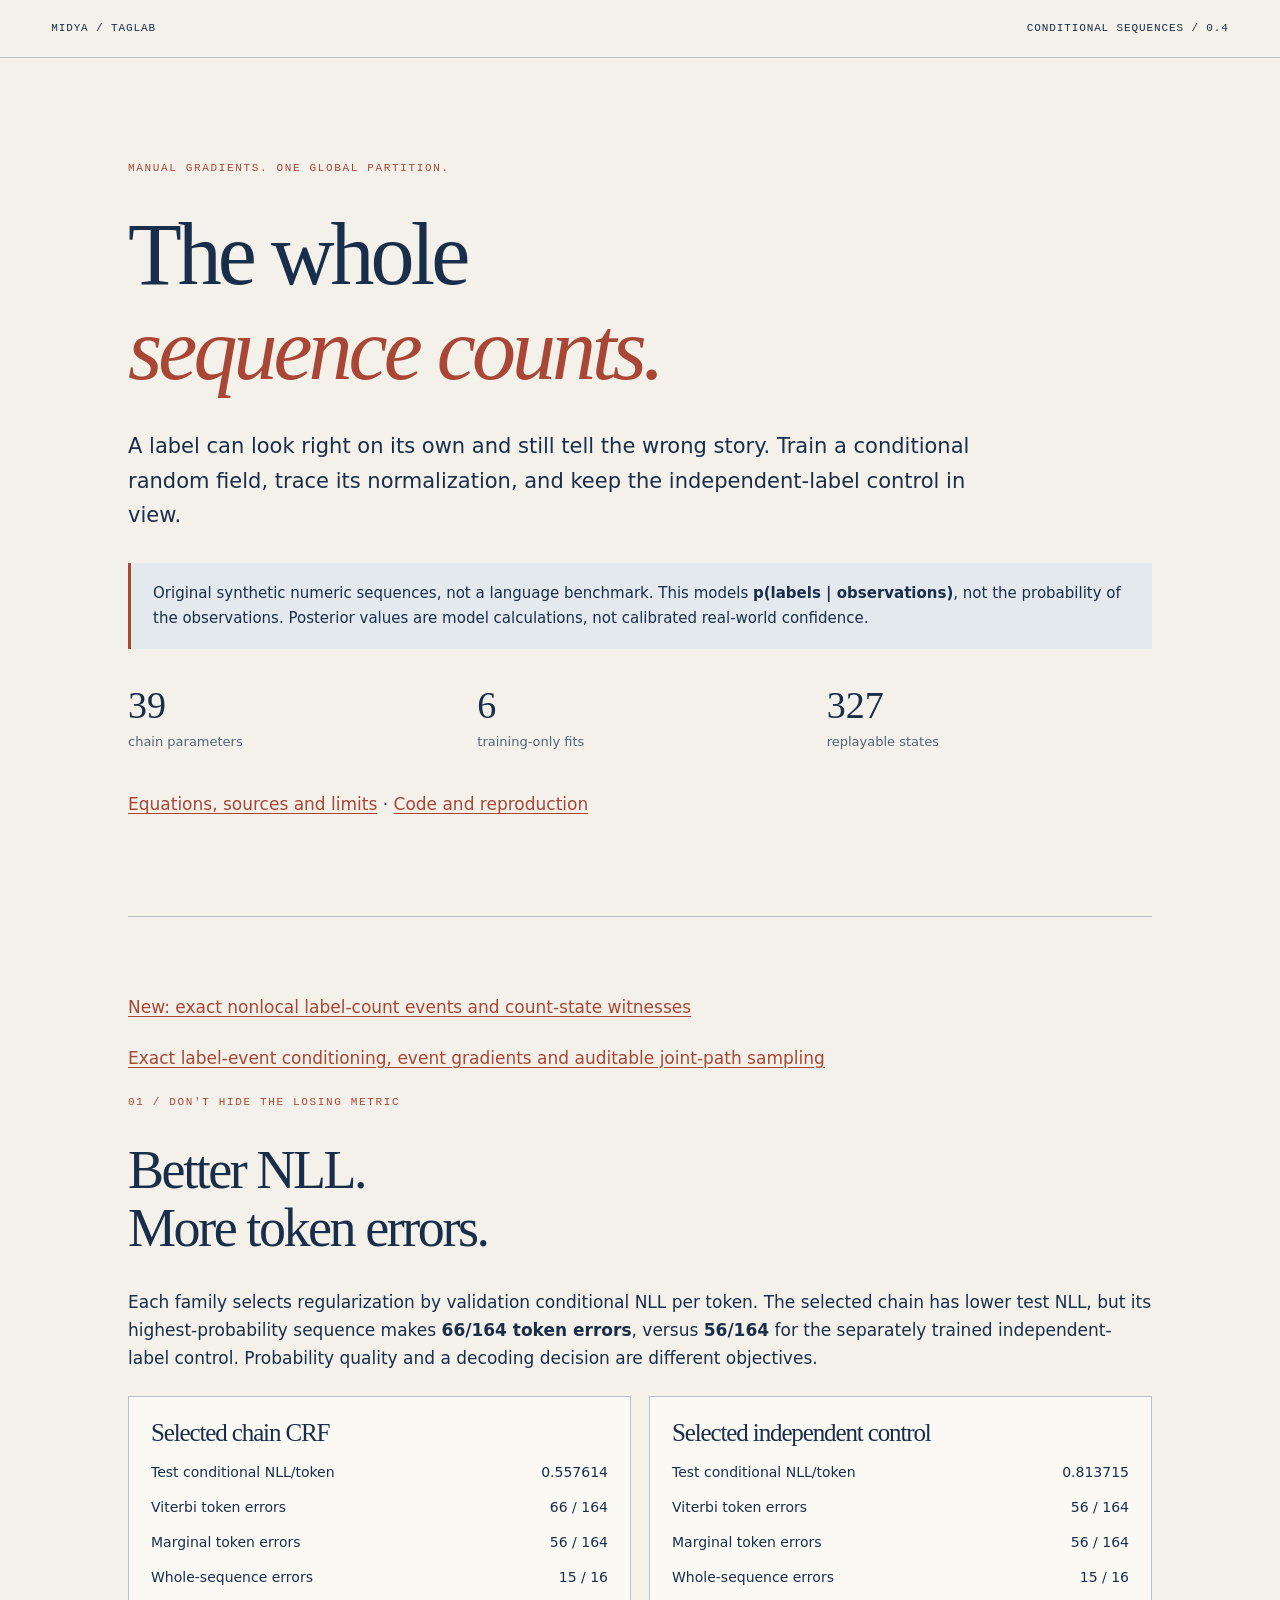
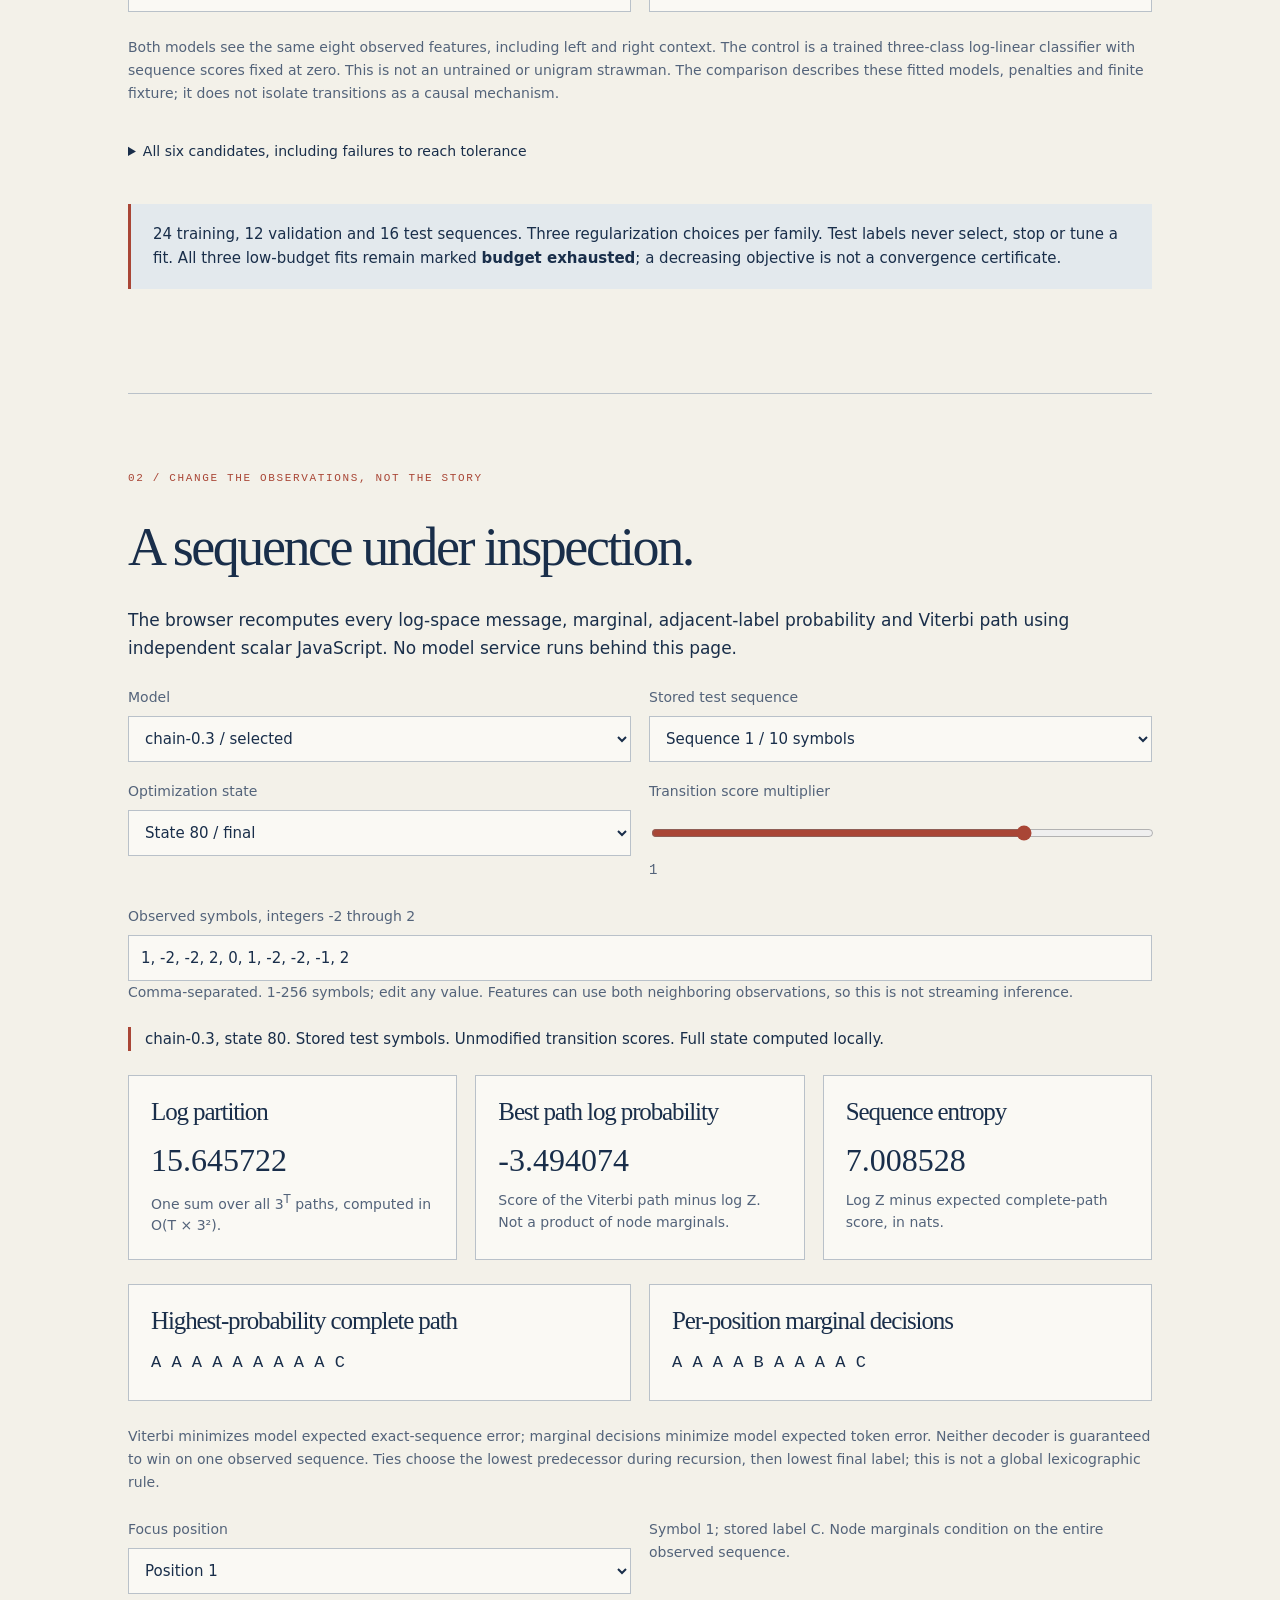
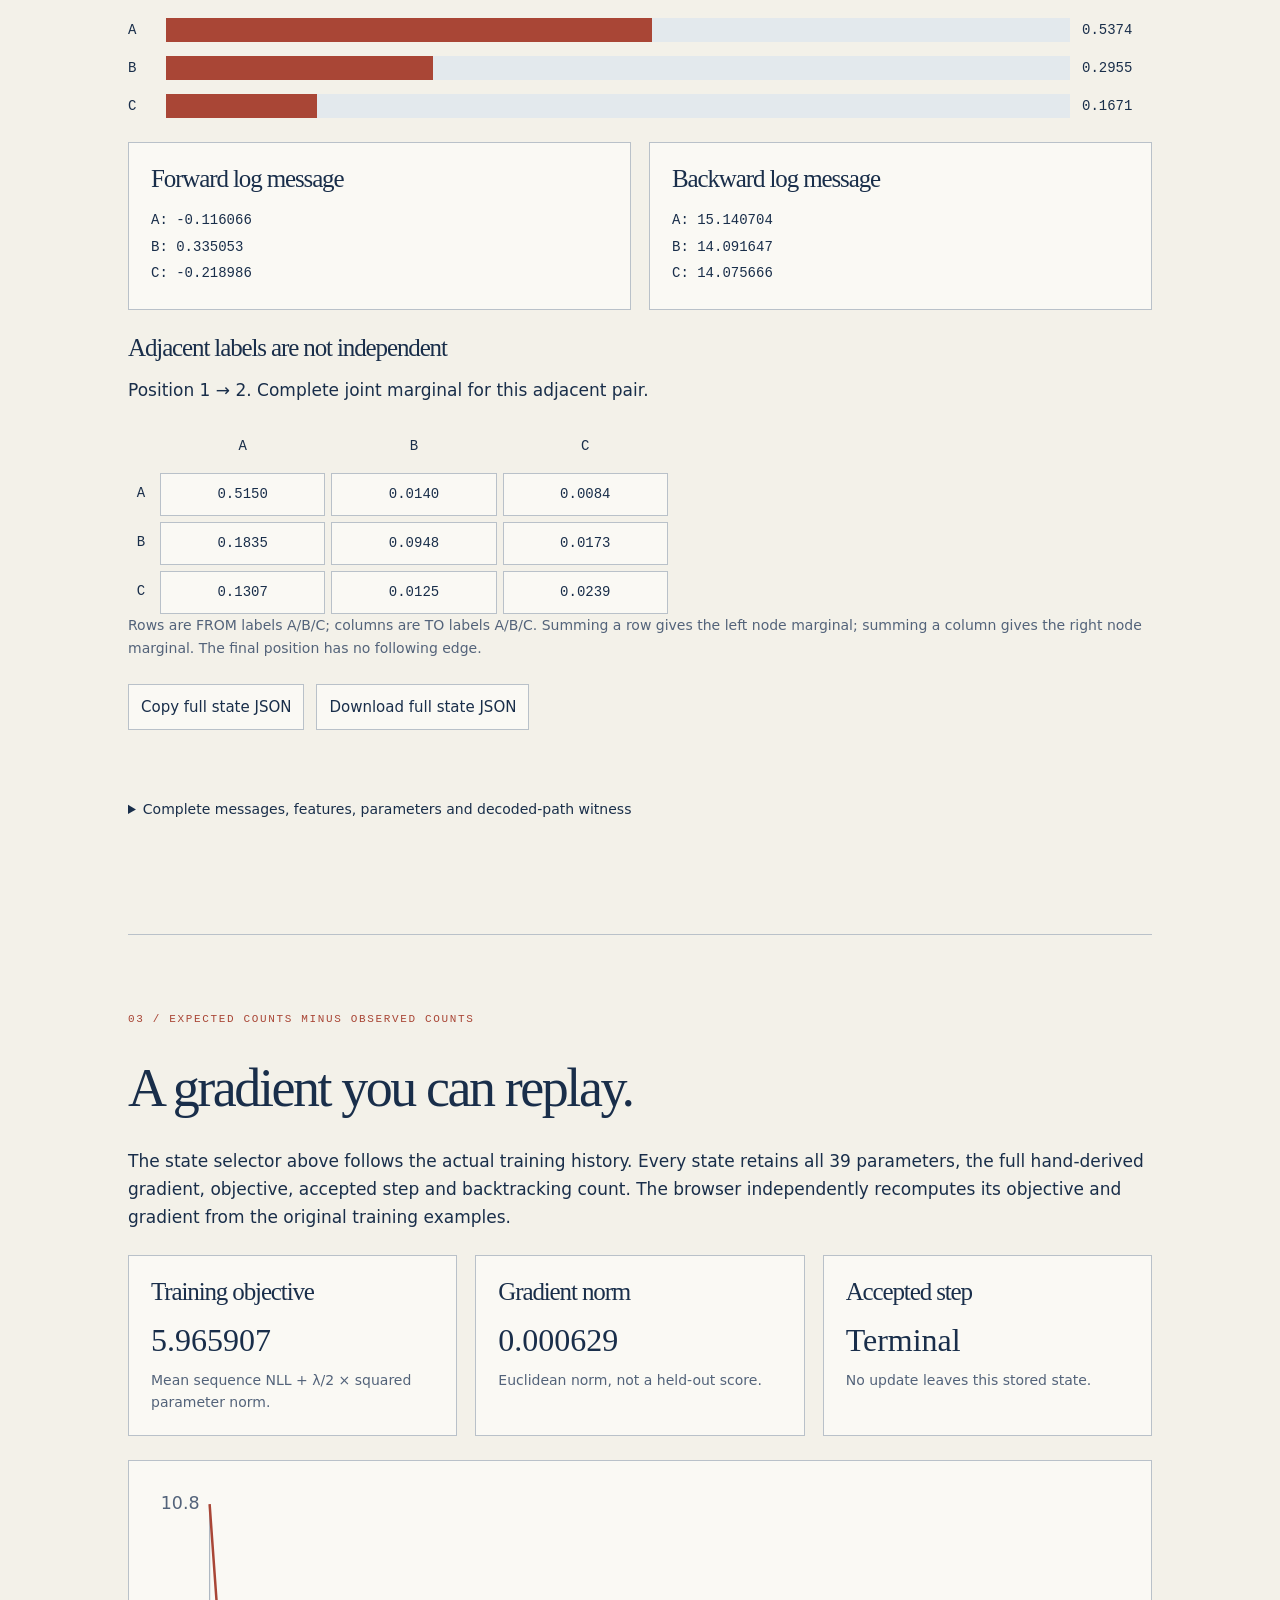
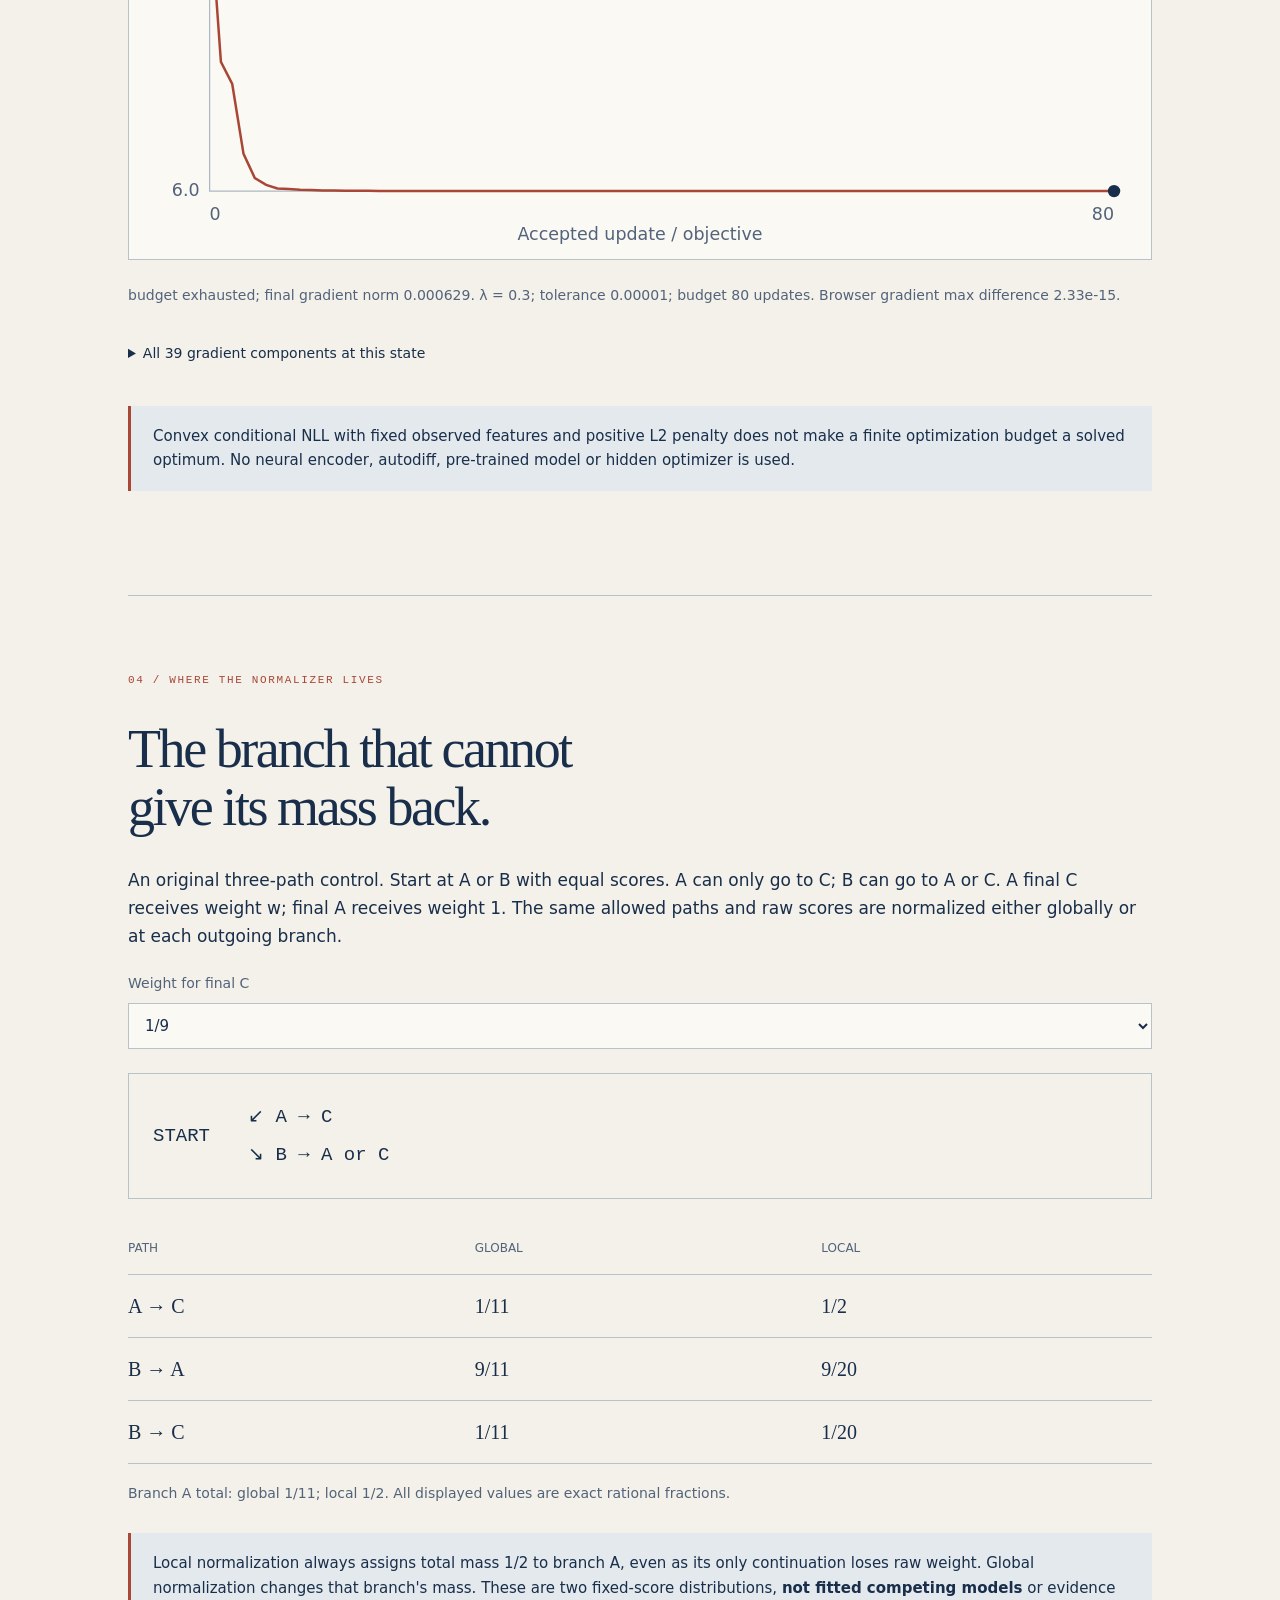
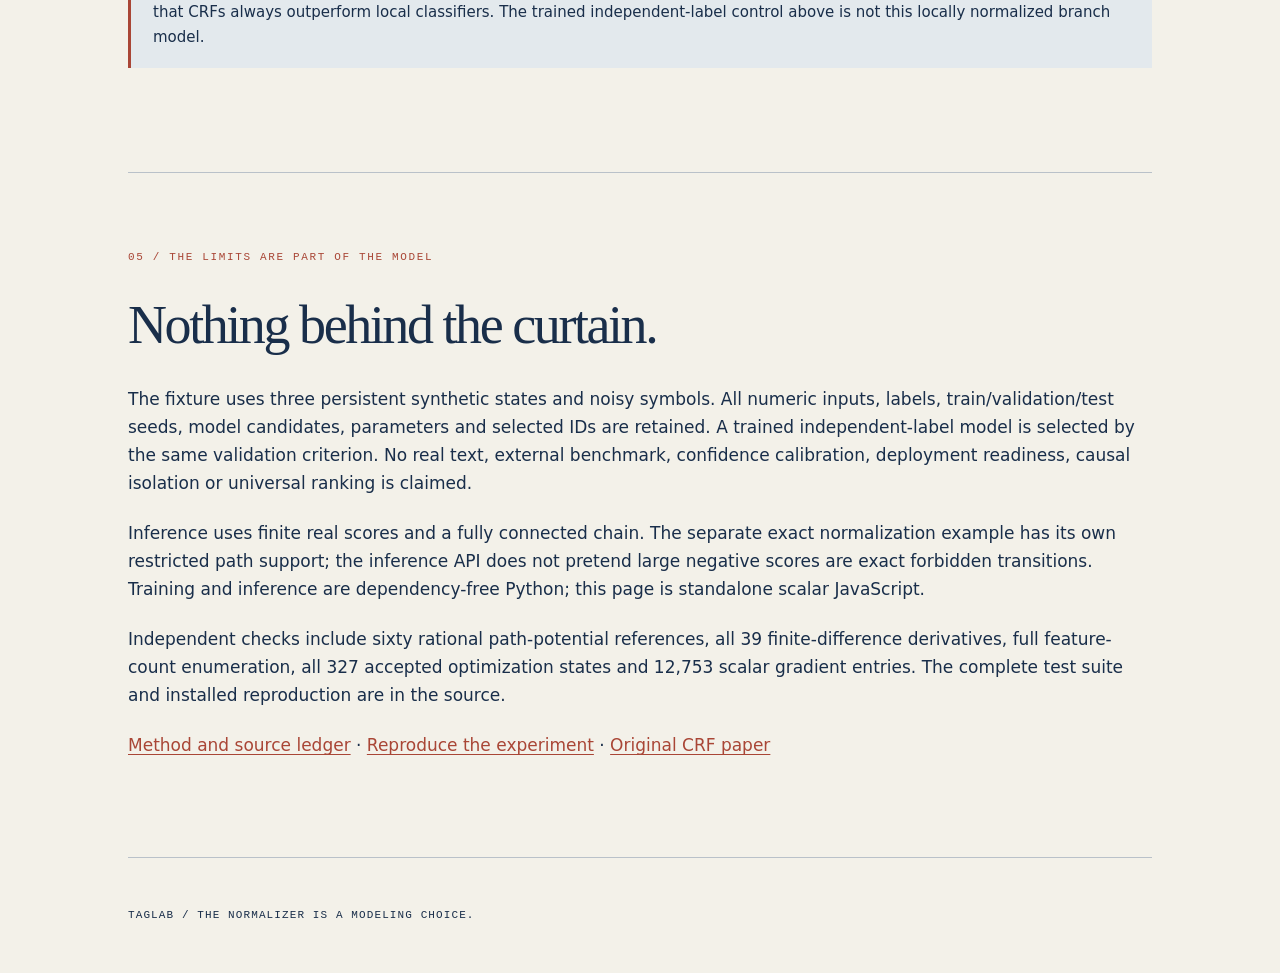
<file: docs/index.html>
<!doctype html>
<html lang="en"><head><meta charset="utf-8"><meta name="viewport" content="width=device-width, initial-scale=1"><title>TagLab | The whole sequence counts</title><meta name="description" content="Manual linear-chain CRF learning, exact path controls and a live scalar sequence inspector."><link rel="stylesheet" href="style.css"><script src="archive-0.js"></script><script src="archive-1.js"></script><script src="archive-2.js"></script><script src="data.js"></script><script src="inference.js"></script><script src="app.js" defer></script></head>
<body><header><a href="https://github.com/midya8/taglab">MIDYA / TAGLAB</a><span>CONDITIONAL SEQUENCES / 0.4</span></header>
<main><section class="hero"><p class="eyebrow">MANUAL GRADIENTS. ONE GLOBAL PARTITION.</p><h1>The whole<br><em>sequence counts.</em></h1><p class="lead">A label can look right on its own and still tell the wrong story. Train a conditional random field, trace its normalization, and keep the independent-label control in view.</p><div class="notice">Original synthetic numeric sequences, not a language benchmark. This models <strong>p(labels | observations)</strong>, not the probability of the observations. Posterior values are model calculations, not calibrated real-world confidence.</div><div class="hero-stats"><div><b>39</b><span>chain parameters</span></div><div><b>6</b><span>training-only fits</span></div><div><b>327</b><span>replayable states</span></div></div><p><a href="https://github.com/midya8/taglab/blob/main/METHOD.md">Equations, sources and limits</a> · <a href="https://github.com/midya8/taglab">Code and reproduction</a></p></section>
<section><p><a href="counts.html">New: exact nonlocal label-count events and count-state witnesses</a></p><p><a href="evidence.html">Exact label-event conditioning, event gradients and auditable joint-path sampling</a></p><p class="eyebrow">01 / DON'T HIDE THE LOSING METRIC</p><h2>Better NLL.<br>More token errors.</h2><p>Each family selects regularization by validation conditional NLL per token. The selected chain has lower test NLL, but its highest-probability sequence makes <strong>66/164 token errors</strong>, versus <strong>56/164</strong> for the separately trained independent-label control. Probability quality and a decoding decision are different objectives.</p><div id="scores" class="score-grid"></div><p class="small">Both models see the same eight observed features, including left and right context. The control is a trained three-class log-linear classifier with sequence scores fixed at zero. This is not an untrained or unigram strawman. The comparison describes these fitted models, penalties and finite fixture; it does not isolate transitions as a causal mechanism.</p><details><summary>All six candidates, including failures to reach tolerance</summary><div id="candidates"></div></details><div class="notice">24 training, 12 validation and 16 test sequences. Three regularization choices per family. Test labels never select, stop or tune a fit. All three low-budget fits remain marked <strong>budget exhausted</strong>; a decreasing objective is not a convergence certificate.</div></section>
<section id="inspector"><p class="eyebrow">02 / CHANGE THE OBSERVATIONS, NOT THE STORY</p><h2>A sequence under inspection.</h2><p>The browser recomputes every log-space message, marginal, adjacent-label probability and Viterbi path using independent scalar JavaScript. No model service runs behind this page.</p><div class="control-grid"><label>Model<select id="model"></select></label><label>Stored test sequence<select id="sample"></select></label><label>Optimization state<select id="iteration"></select></label><label>Transition score multiplier<input id="scale" type="range" min="-2" max="2" step="0.25" value="1"><output id="scale-value">1</output></label></div><label>Observed symbols, integers -2 through 2<input id="symbols" type="text" spellcheck="false" autocomplete="off" aria-describedby="symbol-help"></label><p id="symbol-help" class="small">Comma-separated. 1-256 symbols; edit any value. Features can use both neighboring observations, so this is not streaming inference.</p><p id="status" role="status" aria-live="polite">Loading the checked model archive...</p><div class="result-grid"><article><h3>Log partition</h3><b id="logz">-</b><p>One sum over all 3<sup>T</sup> paths, computed in O(T × 3²).</p></article><article><h3>Best path log probability</h3><b id="path-logp">-</b><p>Score of the Viterbi path minus log Z. Not a product of node marginals.</p></article><article><h3>Sequence entropy</h3><b id="entropy">-</b><p>Log Z minus expected complete-path score, in nats.</p></article></div><div class="path-grid"><article><h3>Highest-probability complete path</h3><p id="viterbi" class="path"></p></article><article><h3>Per-position marginal decisions</h3><p id="modes" class="path"></p></article></div><p class="small">Viterbi minimizes model expected exact-sequence error; marginal decisions minimize model expected token error. Neither decoder is guaranteed to win on one observed sequence. Ties choose the lowest predecessor during recursion, then lowest final label; this is not a global lexicographic rule.</p><div class="control-grid"><label>Focus position<select id="focus"></select></label><div><p class="small" id="focus-description"></p></div></div><div id="node-bars"></div><div class="message-grid"><article><h3>Forward log message</h3><div id="alpha"></div></article><article><h3>Backward log message</h3><div id="beta"></div></article></div><h3>Adjacent labels are not independent</h3><p id="edge-description"></p><div id="edge"></div><p class="small">Rows are FROM labels A/B/C; columns are TO labels A/B/C. Summing a row gives the left node marginal; summing a column gives the right node marginal. The final position has no following edge.</p><div class="buttons"><button id="copy" type="button">Copy full state JSON</button><button id="download" type="button">Download full state JSON</button></div><p id="copy-status" role="status" aria-live="polite"></p><details><summary>Complete messages, features, parameters and decoded-path witness</summary><pre id="witness"></pre></details></section>
<section><p class="eyebrow">03 / EXPECTED COUNTS MINUS OBSERVED COUNTS</p><h2>A gradient you can replay.</h2><p>The state selector above follows the actual training history. Every state retains all 39 parameters, the full hand-derived gradient, objective, accepted step and backtracking count. The browser independently recomputes its objective and gradient from the original training examples.</p><div class="result-grid"><article><h3>Training objective</h3><b id="objective">-</b><p>Mean sequence NLL + λ/2 × squared parameter norm.</p></article><article><h3>Gradient norm</h3><b id="gradnorm">-</b><p>Euclidean norm, not a held-out score.</p></article><article><h3>Accepted step</h3><b id="step">-</b><p id="step-detail"></p></article></div><div id="training-plot" class="plot"></div><p id="training-status" class="small"></p><details><summary>All 39 gradient components at this state</summary><pre id="gradient"></pre></details><div class="notice">Convex conditional NLL with fixed observed features and positive L2 penalty does not make a finite optimization budget a solved optimum. No neural encoder, autodiff, pre-trained model or hidden optimizer is used.</div></section>
<section><p class="eyebrow">04 / WHERE THE NORMALIZER LIVES</p><h2>The branch that cannot<br>give its mass back.</h2><p>An original three-path control. Start at A or B with equal scores. A can only go to C; B can go to A or C. A final C receives weight w; final A receives weight 1. The same allowed paths and raw scores are normalized either globally or at each outgoing branch.</p><label>Weight for final C<select id="evidence"><option value="1">1</option><option value="3">1/3</option><option value="9" selected>1/9</option><option value="27">1/27</option><option value="81">1/81</option></select></label><div class="toy-graph" aria-label="Three allowed paths"><div>START</div><div>↙ A → C<br>↘ B → A or C</div></div><div id="normalization"></div><div class="notice">Local normalization always assigns total mass 1/2 to branch A, even as its only continuation loses raw weight. Global normalization changes that branch's mass. These are two fixed-score distributions, <strong>not fitted competing models</strong> or evidence that CRFs always outperform local classifiers. The trained independent-label control above is not this locally normalized branch model.</div></section>
<section><p class="eyebrow">05 / THE LIMITS ARE PART OF THE MODEL</p><h2>Nothing behind the curtain.</h2><p>The fixture uses three persistent synthetic states and noisy symbols. All numeric inputs, labels, train/validation/test seeds, model candidates, parameters and selected IDs are retained. A trained independent-label model is selected by the same validation criterion. No real text, external benchmark, confidence calibration, deployment readiness, causal isolation or universal ranking is claimed.</p><p>Inference uses finite real scores and a fully connected chain. The separate exact normalization example has its own restricted path support; the inference API does not pretend large negative scores are exact forbidden transitions. Training and inference are dependency-free Python; this page is standalone scalar JavaScript.</p><p>Independent checks include sixty rational path-potential references, all 39 finite-difference derivatives, full feature-count enumeration, all 327 accepted optimization states and 12,753 scalar gradient entries. The complete test suite and installed reproduction are in the source.</p><p><a href="https://github.com/midya8/taglab/blob/main/METHOD.md">Method and source ledger</a> · <a href="https://github.com/midya8/taglab">Reproduce the experiment</a> · <a href="https://repository.upenn.edu/entities/publication/c9aea099-b5c8-4fdd-901c-15b6f889e4a7">Original CRF paper</a></p></section></main><footer>TAGLAB / THE NORMALIZER IS A MODELING CHOICE.</footer></body></html>
</file>
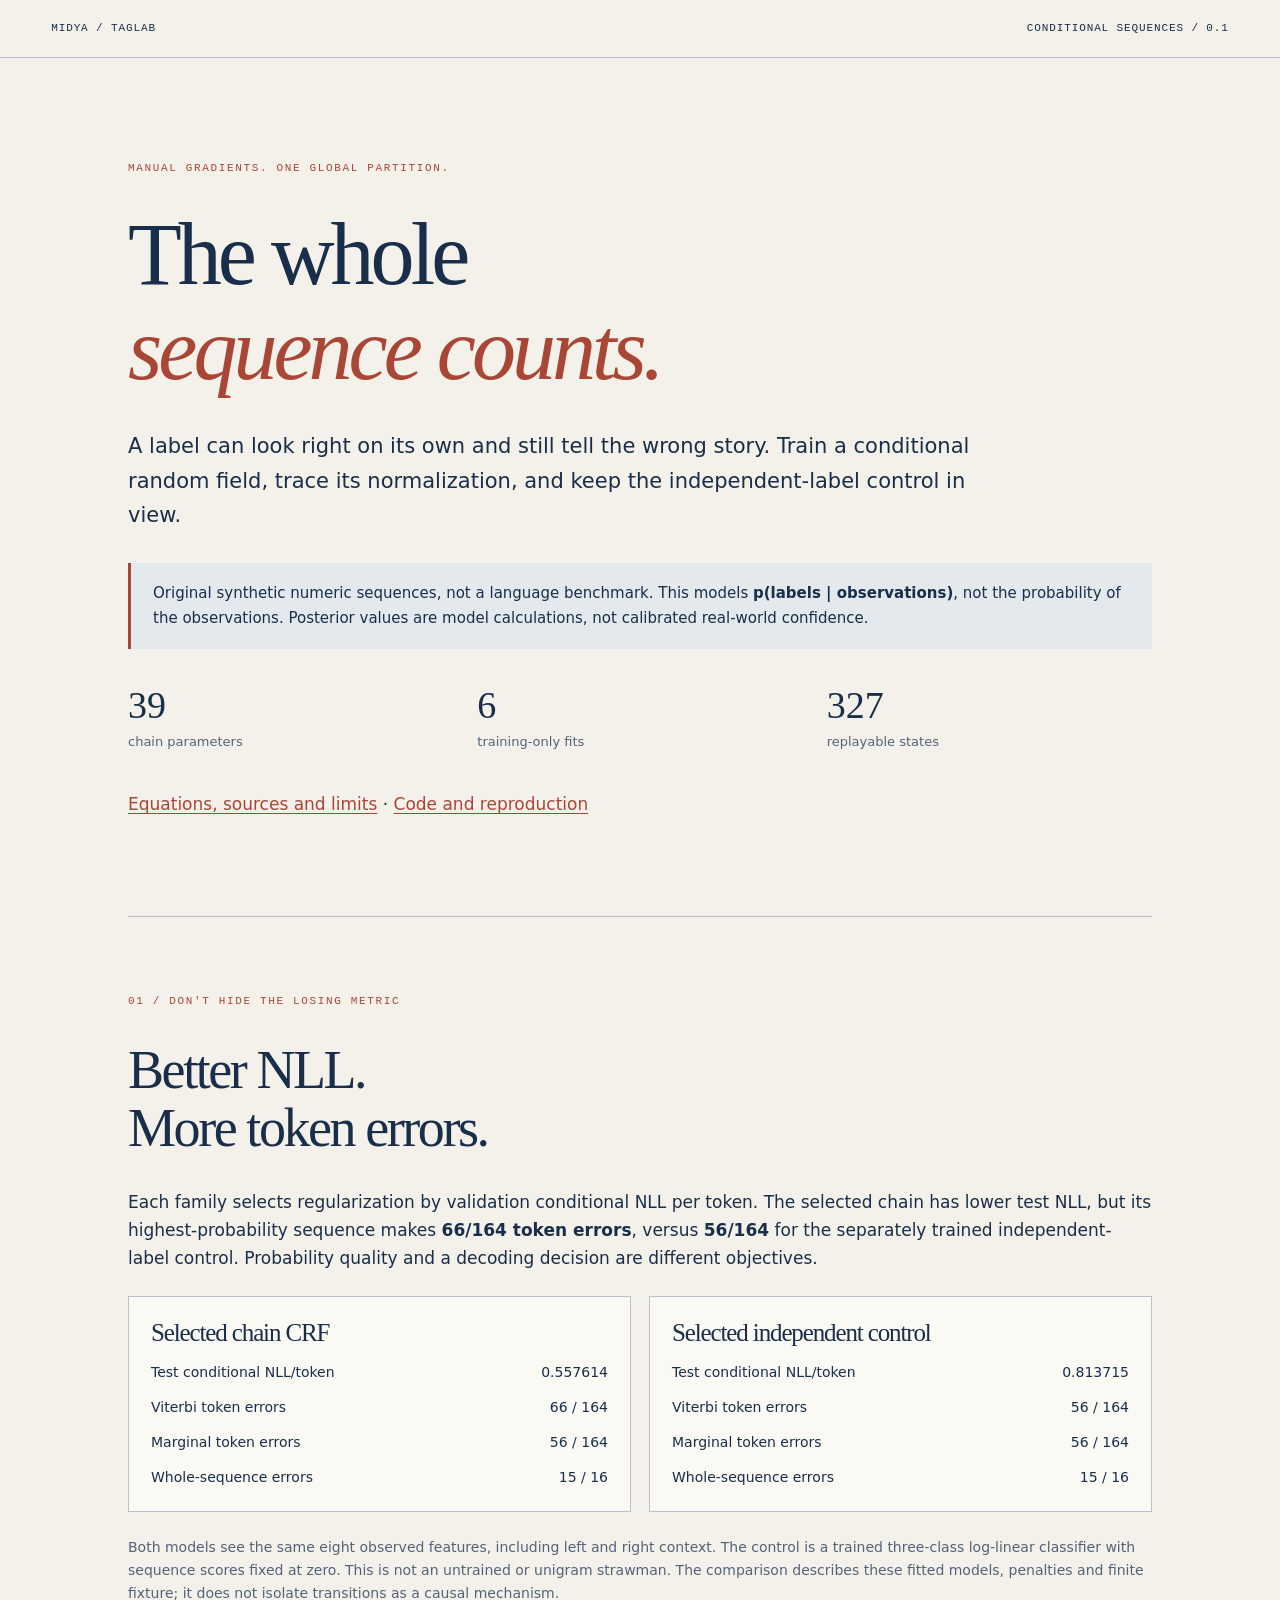
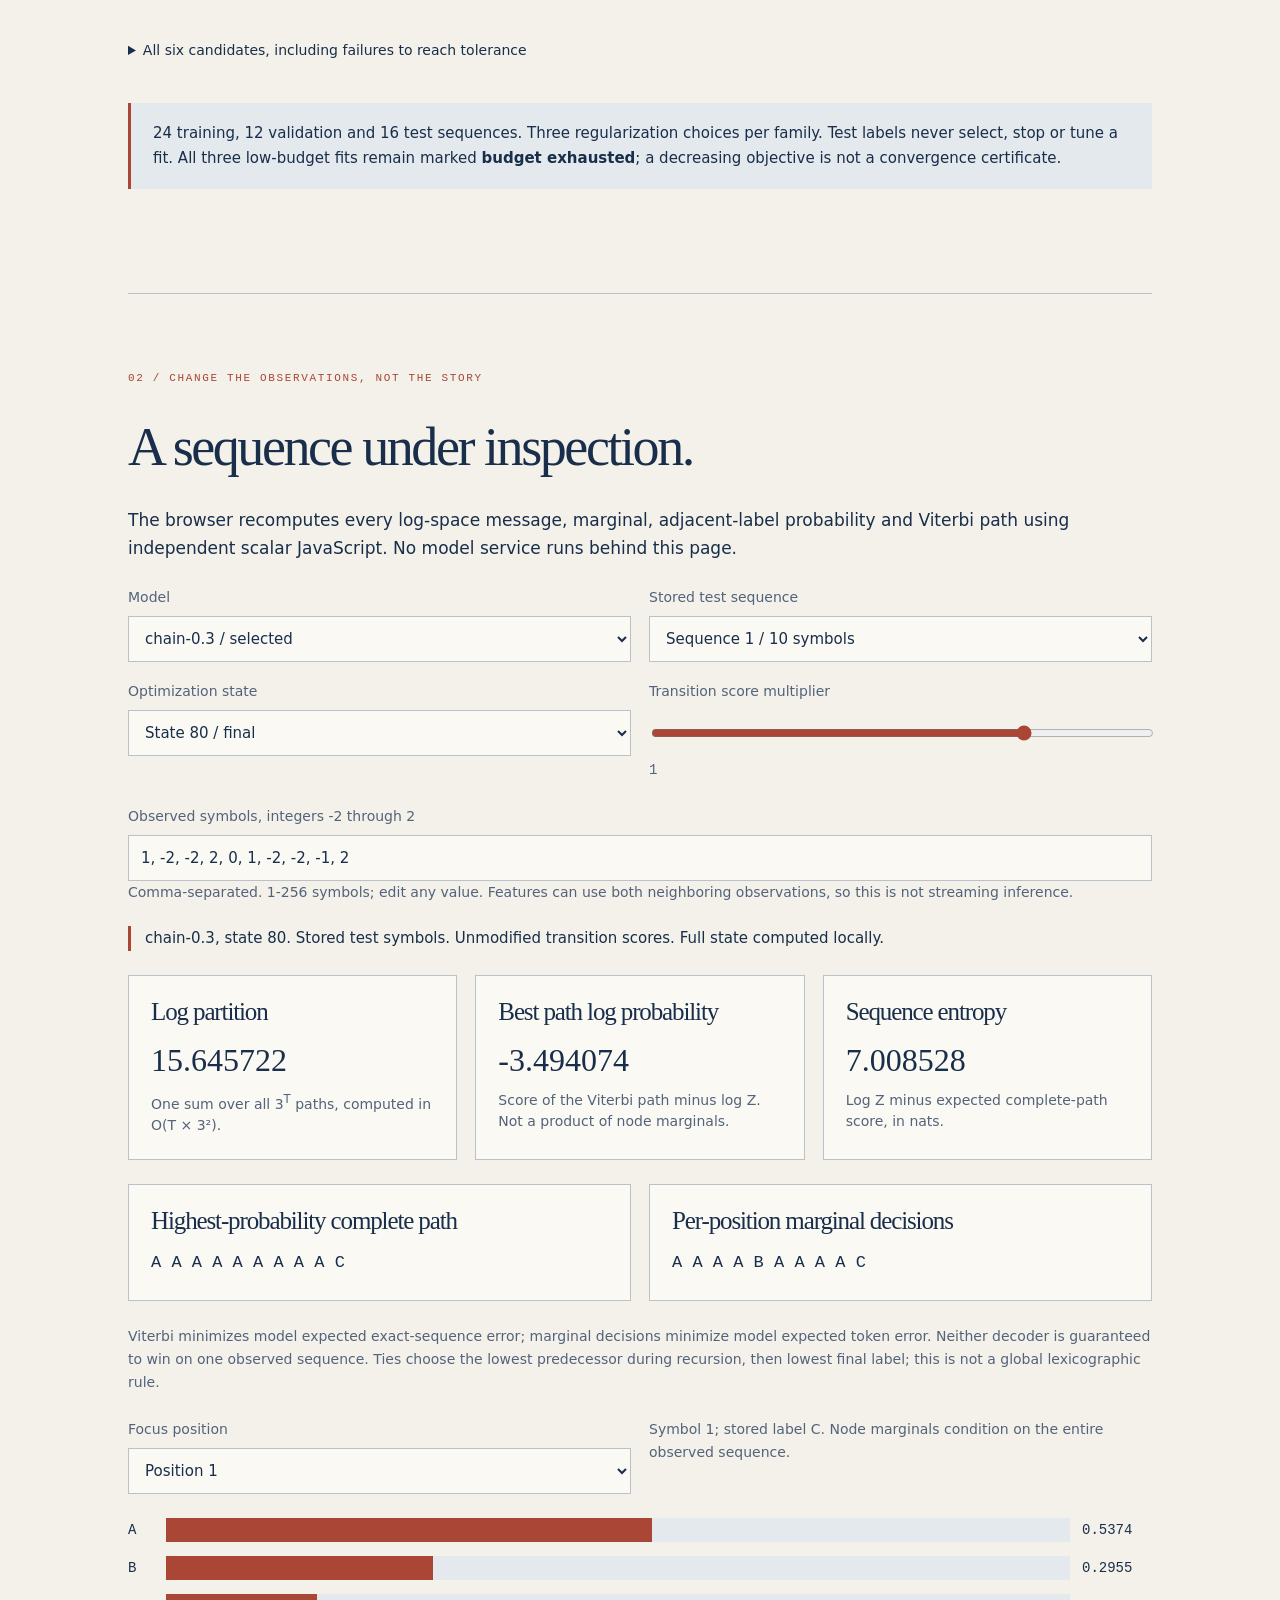
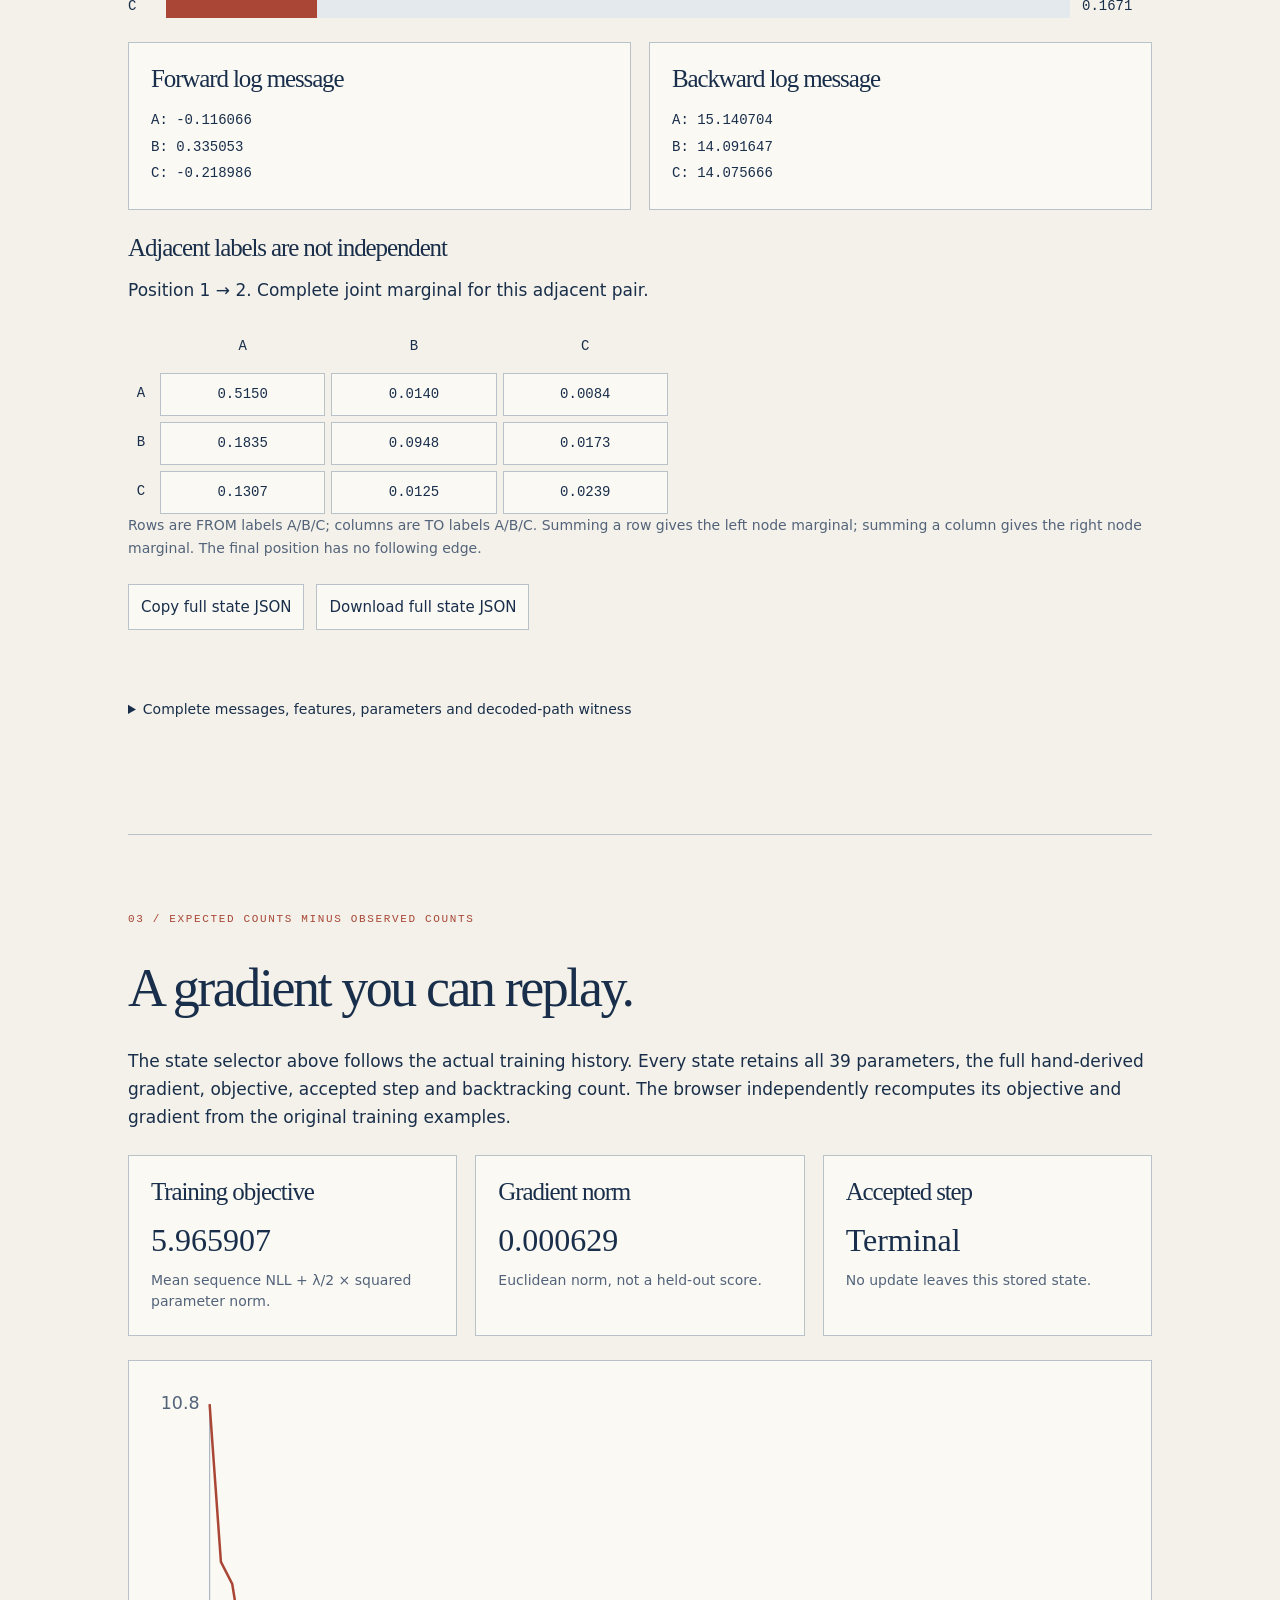
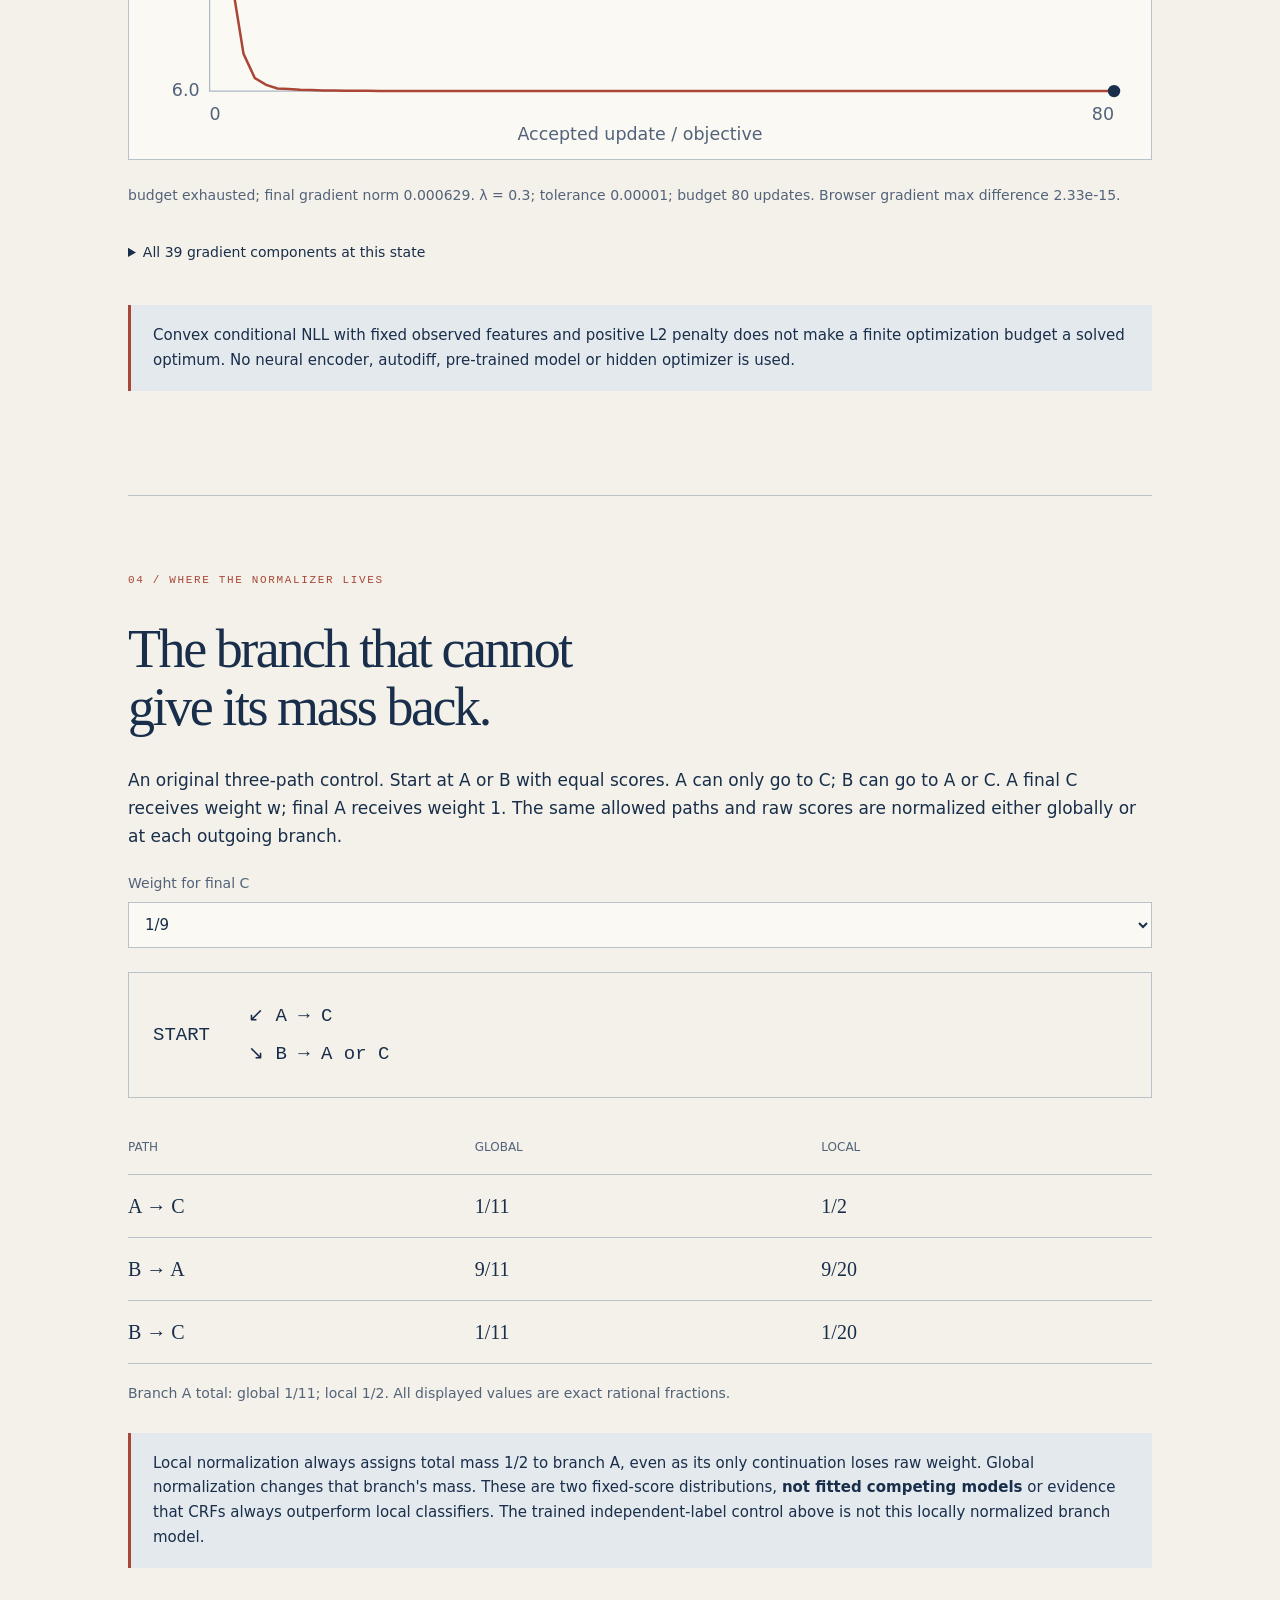
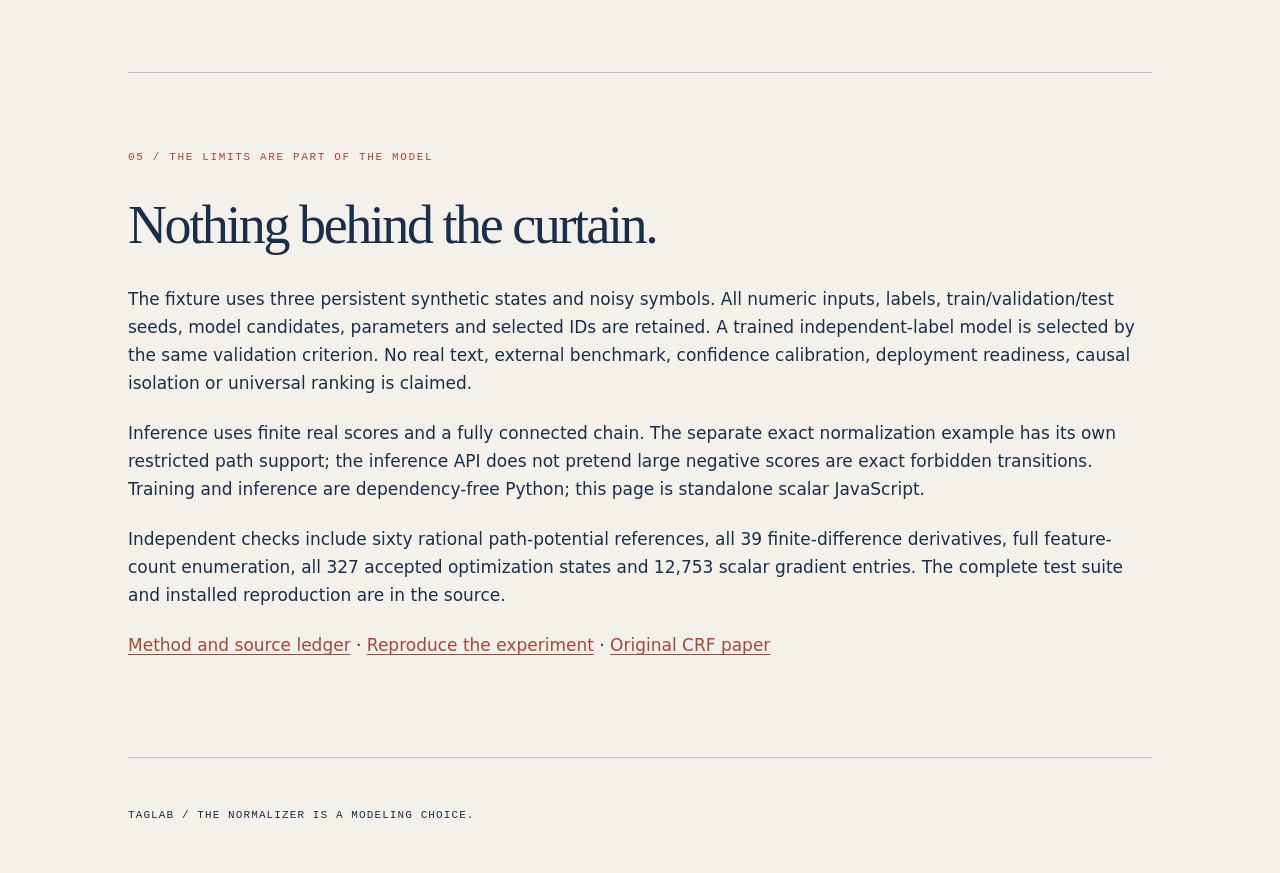
<file: docs/23-index.html>
<!doctype html>
<html lang="en"><head><meta charset="utf-8"><meta name="viewport" content="width=device-width, initial-scale=1"><title>TagLab | The whole sequence counts</title><meta name="description" content="Manual linear-chain CRF learning, exact path controls and a live scalar sequence inspector."><link rel="stylesheet" href="style.css"><script src="archive-0.js"></script><script src="archive-1.js"></script><script src="archive-2.js"></script><script src="data.js"></script><script src="inference.js"></script><script src="app.js" defer></script></head>
<body><header><a href="https://github.com/midya8/taglab">MIDYA / TAGLAB</a><span>CONDITIONAL SEQUENCES / 0.1</span></header>
<main><section class="hero"><p class="eyebrow">MANUAL GRADIENTS. ONE GLOBAL PARTITION.</p><h1>The whole<br><em>sequence counts.</em></h1><p class="lead">A label can look right on its own and still tell the wrong story. Train a conditional random field, trace its normalization, and keep the independent-label control in view.</p><div class="notice">Original synthetic numeric sequences, not a language benchmark. This models <strong>p(labels | observations)</strong>, not the probability of the observations. Posterior values are model calculations, not calibrated real-world confidence.</div><div class="hero-stats"><div><b>39</b><span>chain parameters</span></div><div><b>6</b><span>training-only fits</span></div><div><b>327</b><span>replayable states</span></div></div><p><a href="https://github.com/midya8/taglab/blob/main/METHOD.md">Equations, sources and limits</a> · <a href="https://github.com/midya8/taglab">Code and reproduction</a></p></section>
<section><p class="eyebrow">01 / DON'T HIDE THE LOSING METRIC</p><h2>Better NLL.<br>More token errors.</h2><p>Each family selects regularization by validation conditional NLL per token. The selected chain has lower test NLL, but its highest-probability sequence makes <strong>66/164 token errors</strong>, versus <strong>56/164</strong> for the separately trained independent-label control. Probability quality and a decoding decision are different objectives.</p><div id="scores" class="score-grid"></div><p class="small">Both models see the same eight observed features, including left and right context. The control is a trained three-class log-linear classifier with sequence scores fixed at zero. This is not an untrained or unigram strawman. The comparison describes these fitted models, penalties and finite fixture; it does not isolate transitions as a causal mechanism.</p><details><summary>All six candidates, including failures to reach tolerance</summary><div id="candidates"></div></details><div class="notice">24 training, 12 validation and 16 test sequences. Three regularization choices per family. Test labels never select, stop or tune a fit. All three low-budget fits remain marked <strong>budget exhausted</strong>; a decreasing objective is not a convergence certificate.</div></section>
<section id="inspector"><p class="eyebrow">02 / CHANGE THE OBSERVATIONS, NOT THE STORY</p><h2>A sequence under inspection.</h2><p>The browser recomputes every log-space message, marginal, adjacent-label probability and Viterbi path using independent scalar JavaScript. No model service runs behind this page.</p><div class="control-grid"><label>Model<select id="model"></select></label><label>Stored test sequence<select id="sample"></select></label><label>Optimization state<select id="iteration"></select></label><label>Transition score multiplier<input id="scale" type="range" min="-2" max="2" step="0.25" value="1"><output id="scale-value">1</output></label></div><label>Observed symbols, integers -2 through 2<input id="symbols" type="text" spellcheck="false" autocomplete="off" aria-describedby="symbol-help"></label><p id="symbol-help" class="small">Comma-separated. 1-256 symbols; edit any value. Features can use both neighboring observations, so this is not streaming inference.</p><p id="status" role="status" aria-live="polite">Loading the checked model archive...</p><div class="result-grid"><article><h3>Log partition</h3><b id="logz">-</b><p>One sum over all 3<sup>T</sup> paths, computed in O(T × 3²).</p></article><article><h3>Best path log probability</h3><b id="path-logp">-</b><p>Score of the Viterbi path minus log Z. Not a product of node marginals.</p></article><article><h3>Sequence entropy</h3><b id="entropy">-</b><p>Log Z minus expected complete-path score, in nats.</p></article></div><div class="path-grid"><article><h3>Highest-probability complete path</h3><p id="viterbi" class="path"></p></article><article><h3>Per-position marginal decisions</h3><p id="modes" class="path"></p></article></div><p class="small">Viterbi minimizes model expected exact-sequence error; marginal decisions minimize model expected token error. Neither decoder is guaranteed to win on one observed sequence. Ties choose the lowest predecessor during recursion, then lowest final label; this is not a global lexicographic rule.</p><div class="control-grid"><label>Focus position<select id="focus"></select></label><div><p class="small" id="focus-description"></p></div></div><div id="node-bars"></div><div class="message-grid"><article><h3>Forward log message</h3><div id="alpha"></div></article><article><h3>Backward log message</h3><div id="beta"></div></article></div><h3>Adjacent labels are not independent</h3><p id="edge-description"></p><div id="edge"></div><p class="small">Rows are FROM labels A/B/C; columns are TO labels A/B/C. Summing a row gives the left node marginal; summing a column gives the right node marginal. The final position has no following edge.</p><div class="buttons"><button id="copy" type="button">Copy full state JSON</button><button id="download" type="button">Download full state JSON</button></div><p id="copy-status" role="status" aria-live="polite"></p><details><summary>Complete messages, features, parameters and decoded-path witness</summary><pre id="witness"></pre></details></section>
<section><p class="eyebrow">03 / EXPECTED COUNTS MINUS OBSERVED COUNTS</p><h2>A gradient you can replay.</h2><p>The state selector above follows the actual training history. Every state retains all 39 parameters, the full hand-derived gradient, objective, accepted step and backtracking count. The browser independently recomputes its objective and gradient from the original training examples.</p><div class="result-grid"><article><h3>Training objective</h3><b id="objective">-</b><p>Mean sequence NLL + λ/2 × squared parameter norm.</p></article><article><h3>Gradient norm</h3><b id="gradnorm">-</b><p>Euclidean norm, not a held-out score.</p></article><article><h3>Accepted step</h3><b id="step">-</b><p id="step-detail"></p></article></div><div id="training-plot" class="plot"></div><p id="training-status" class="small"></p><details><summary>All 39 gradient components at this state</summary><pre id="gradient"></pre></details><div class="notice">Convex conditional NLL with fixed observed features and positive L2 penalty does not make a finite optimization budget a solved optimum. No neural encoder, autodiff, pre-trained model or hidden optimizer is used.</div></section>
<section><p class="eyebrow">04 / WHERE THE NORMALIZER LIVES</p><h2>The branch that cannot<br>give its mass back.</h2><p>An original three-path control. Start at A or B with equal scores. A can only go to C; B can go to A or C. A final C receives weight w; final A receives weight 1. The same allowed paths and raw scores are normalized either globally or at each outgoing branch.</p><label>Weight for final C<select id="evidence"><option value="1">1</option><option value="3">1/3</option><option value="9" selected>1/9</option><option value="27">1/27</option><option value="81">1/81</option></select></label><div class="toy-graph" aria-label="Three allowed paths"><div>START</div><div>↙ A → C<br>↘ B → A or C</div></div><div id="normalization"></div><div class="notice">Local normalization always assigns total mass 1/2 to branch A, even as its only continuation loses raw weight. Global normalization changes that branch's mass. These are two fixed-score distributions, <strong>not fitted competing models</strong> or evidence that CRFs always outperform local classifiers. The trained independent-label control above is not this locally normalized branch model.</div></section>
<section><p class="eyebrow">05 / THE LIMITS ARE PART OF THE MODEL</p><h2>Nothing behind the curtain.</h2><p>The fixture uses three persistent synthetic states and noisy symbols. All numeric inputs, labels, train/validation/test seeds, model candidates, parameters and selected IDs are retained. A trained independent-label model is selected by the same validation criterion. No real text, external benchmark, confidence calibration, deployment readiness, causal isolation or universal ranking is claimed.</p><p>Inference uses finite real scores and a fully connected chain. The separate exact normalization example has its own restricted path support; the inference API does not pretend large negative scores are exact forbidden transitions. Training and inference are dependency-free Python; this page is standalone scalar JavaScript.</p><p>Independent checks include sixty rational path-potential references, all 39 finite-difference derivatives, full feature-count enumeration, all 327 accepted optimization states and 12,753 scalar gradient entries. The complete test suite and installed reproduction are in the source.</p><p><a href="https://github.com/midya8/taglab/blob/main/METHOD.md">Method and source ledger</a> · <a href="https://github.com/midya8/taglab">Reproduce the experiment</a> · <a href="https://repository.upenn.edu/entities/publication/c9aea099-b5c8-4fdd-901c-15b6f889e4a7">Original CRF paper</a></p></section></main><footer>TAGLAB / THE NORMALIZER IS A MODELING CHOICE.</footer></body></html>
</file>
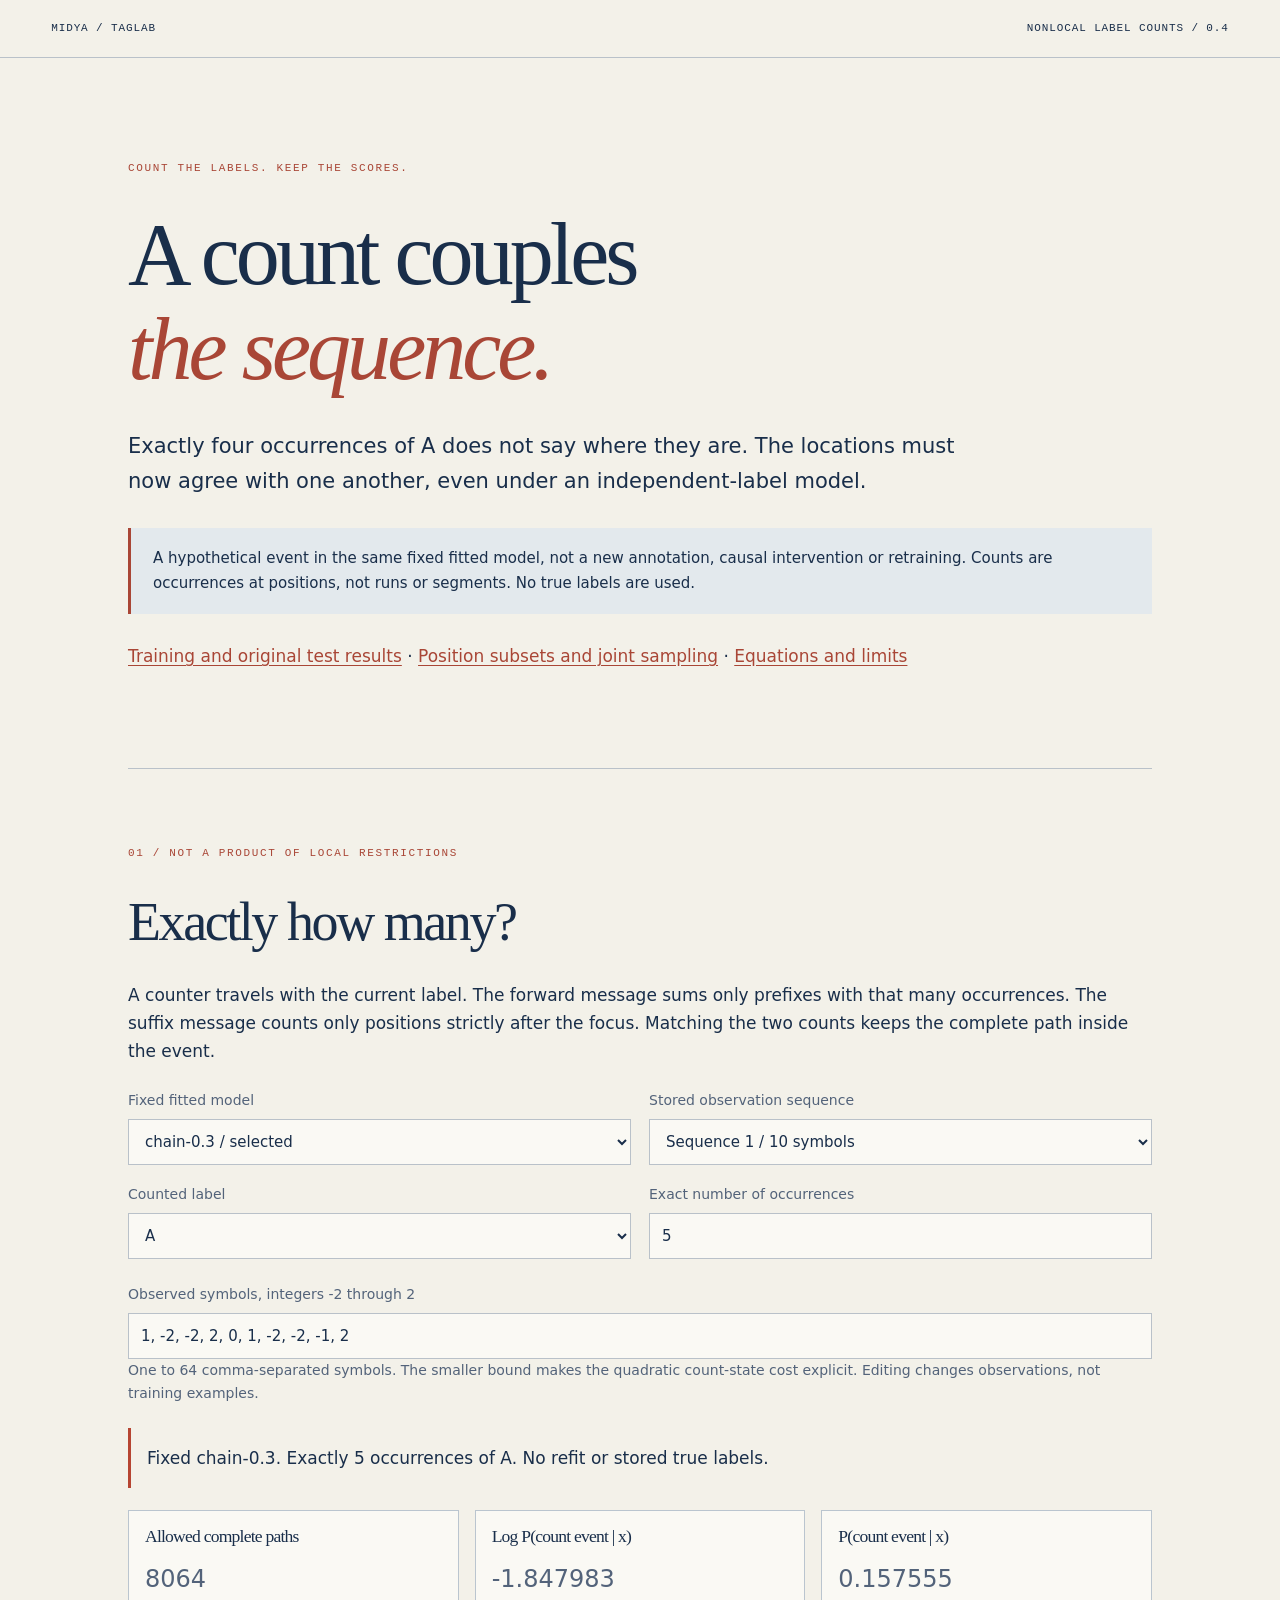
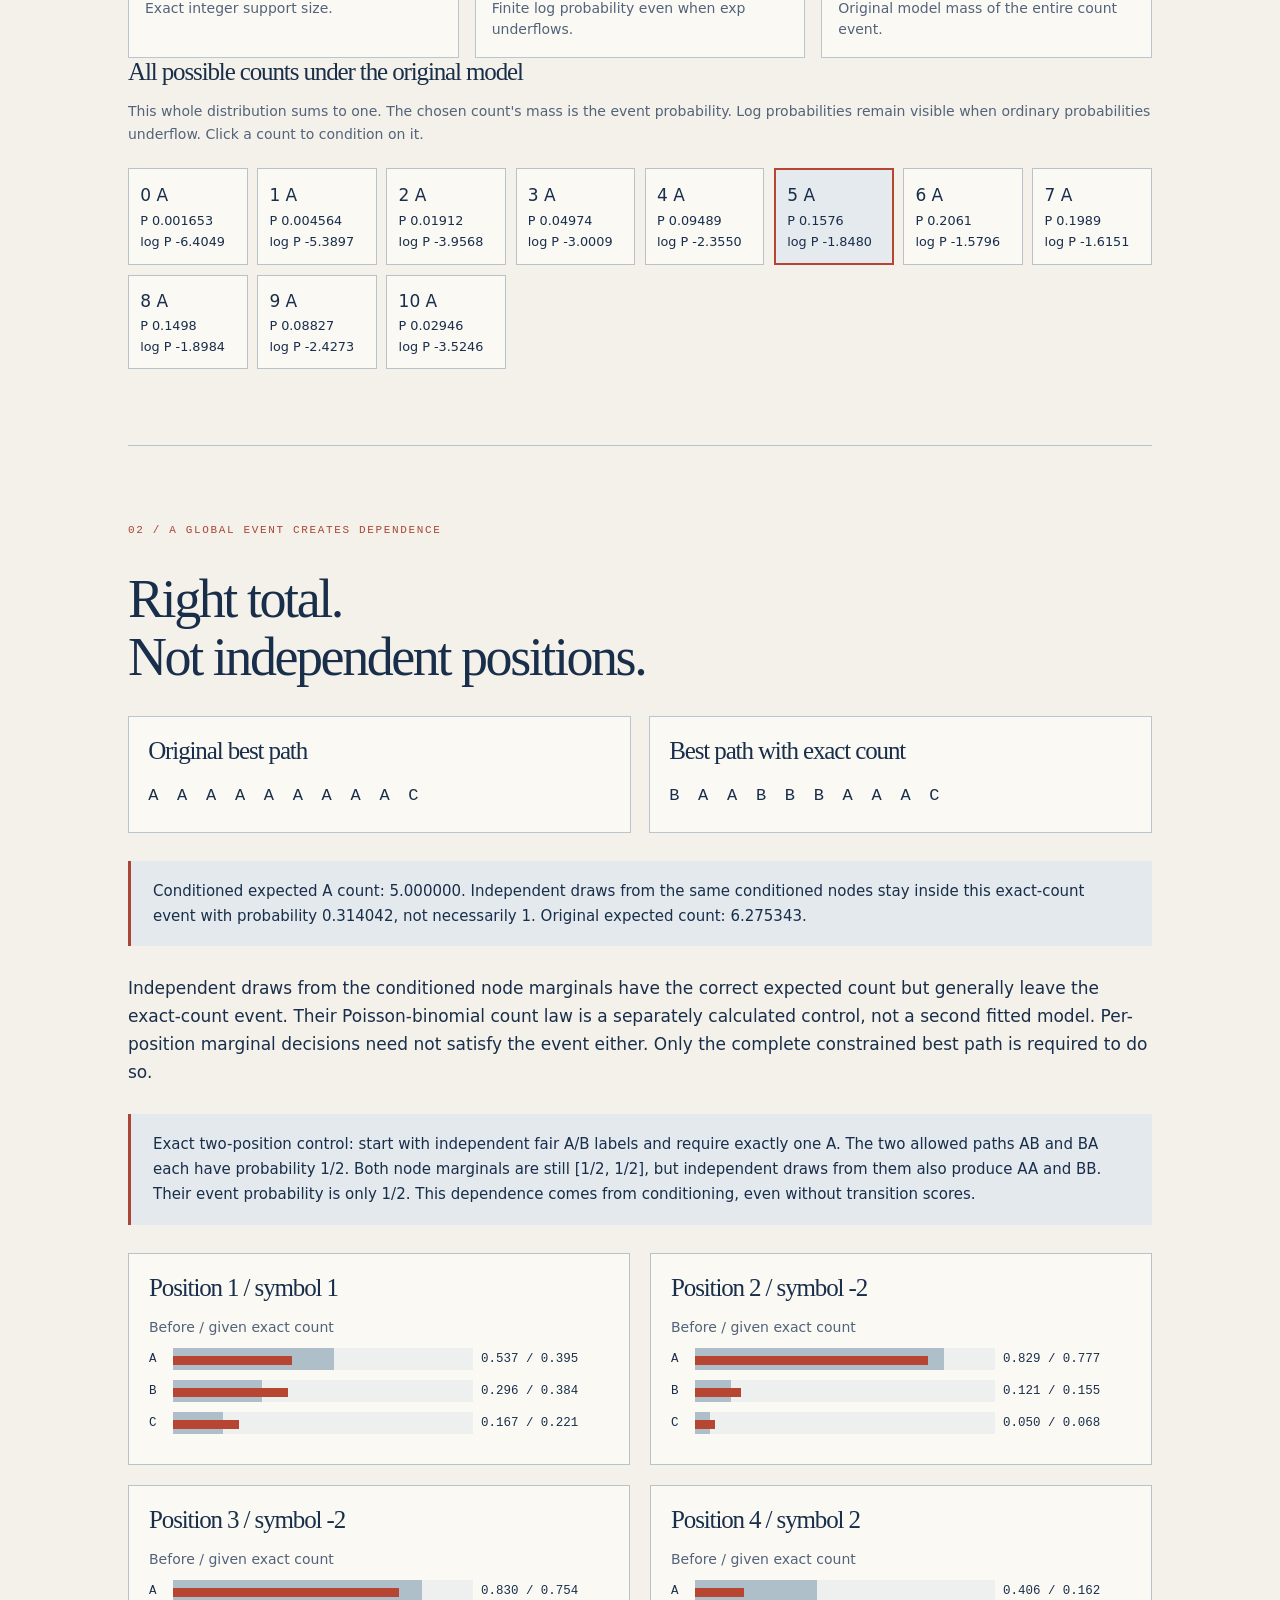
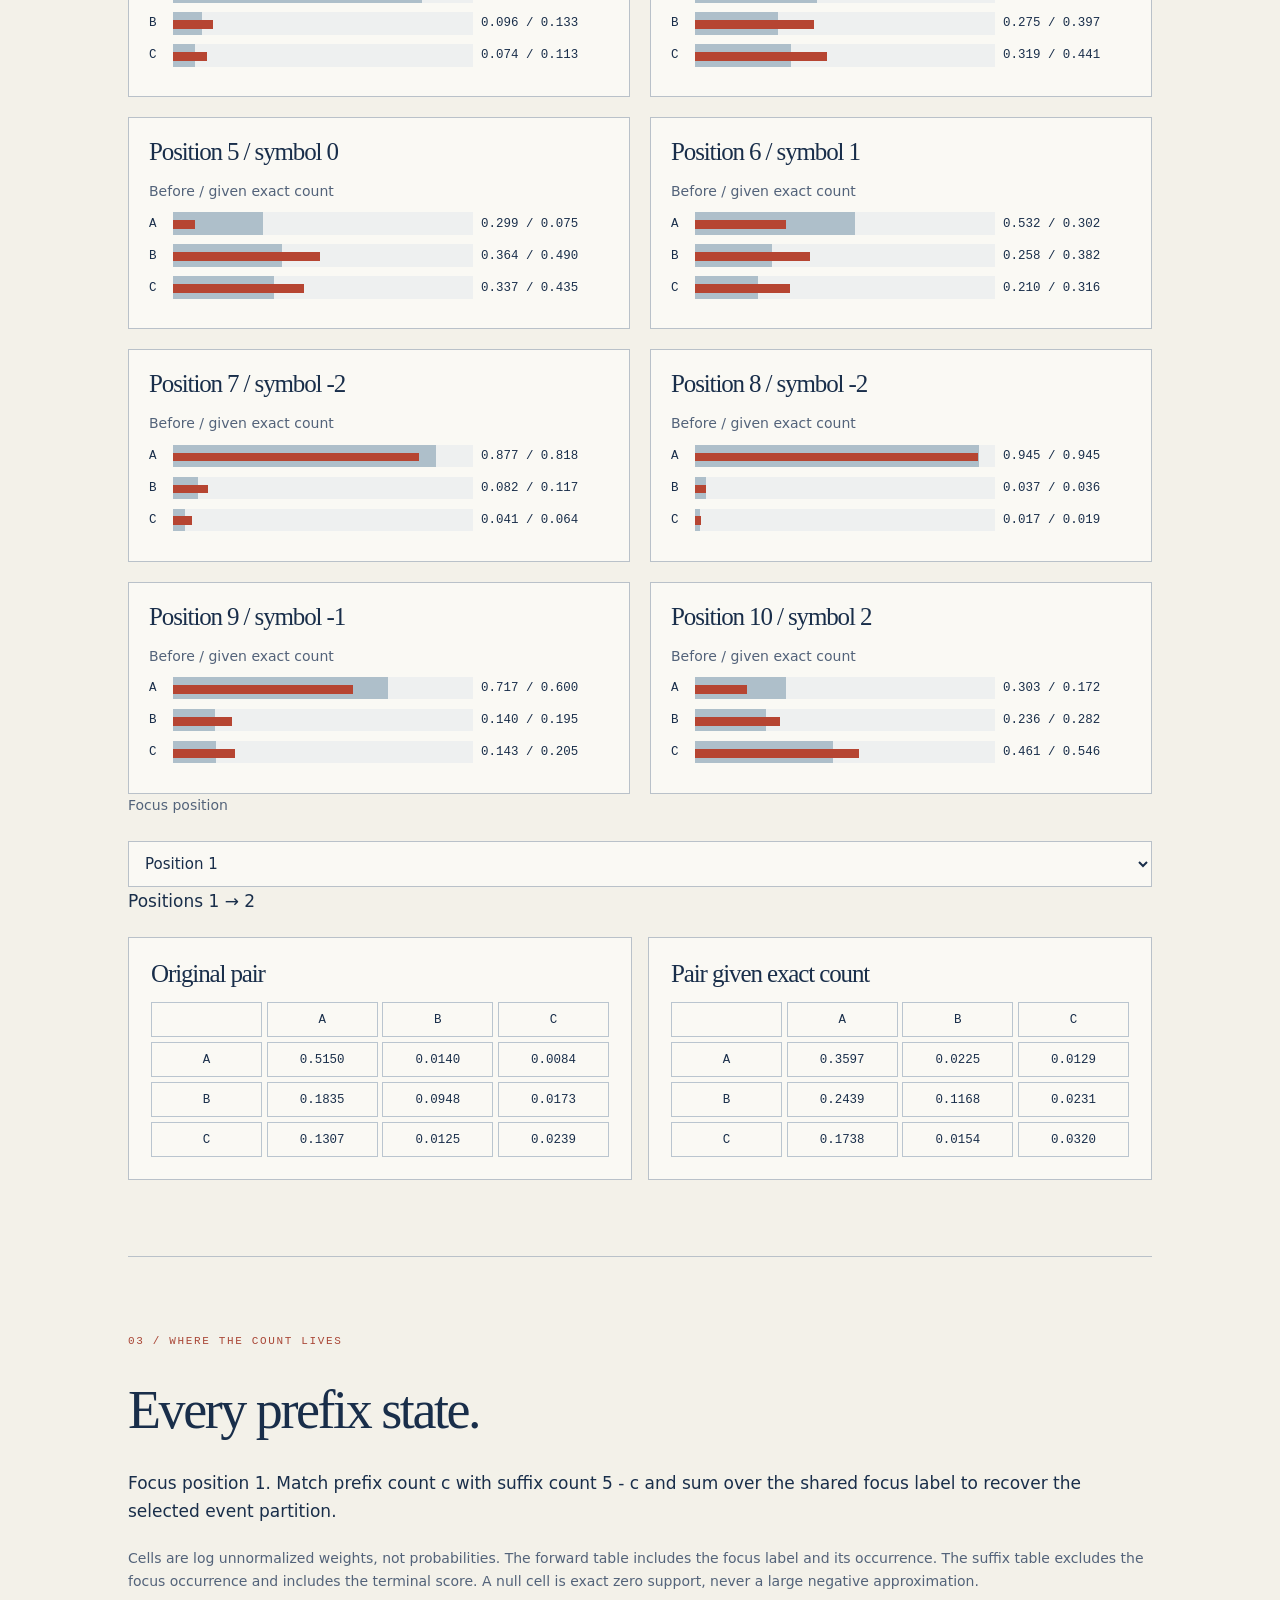
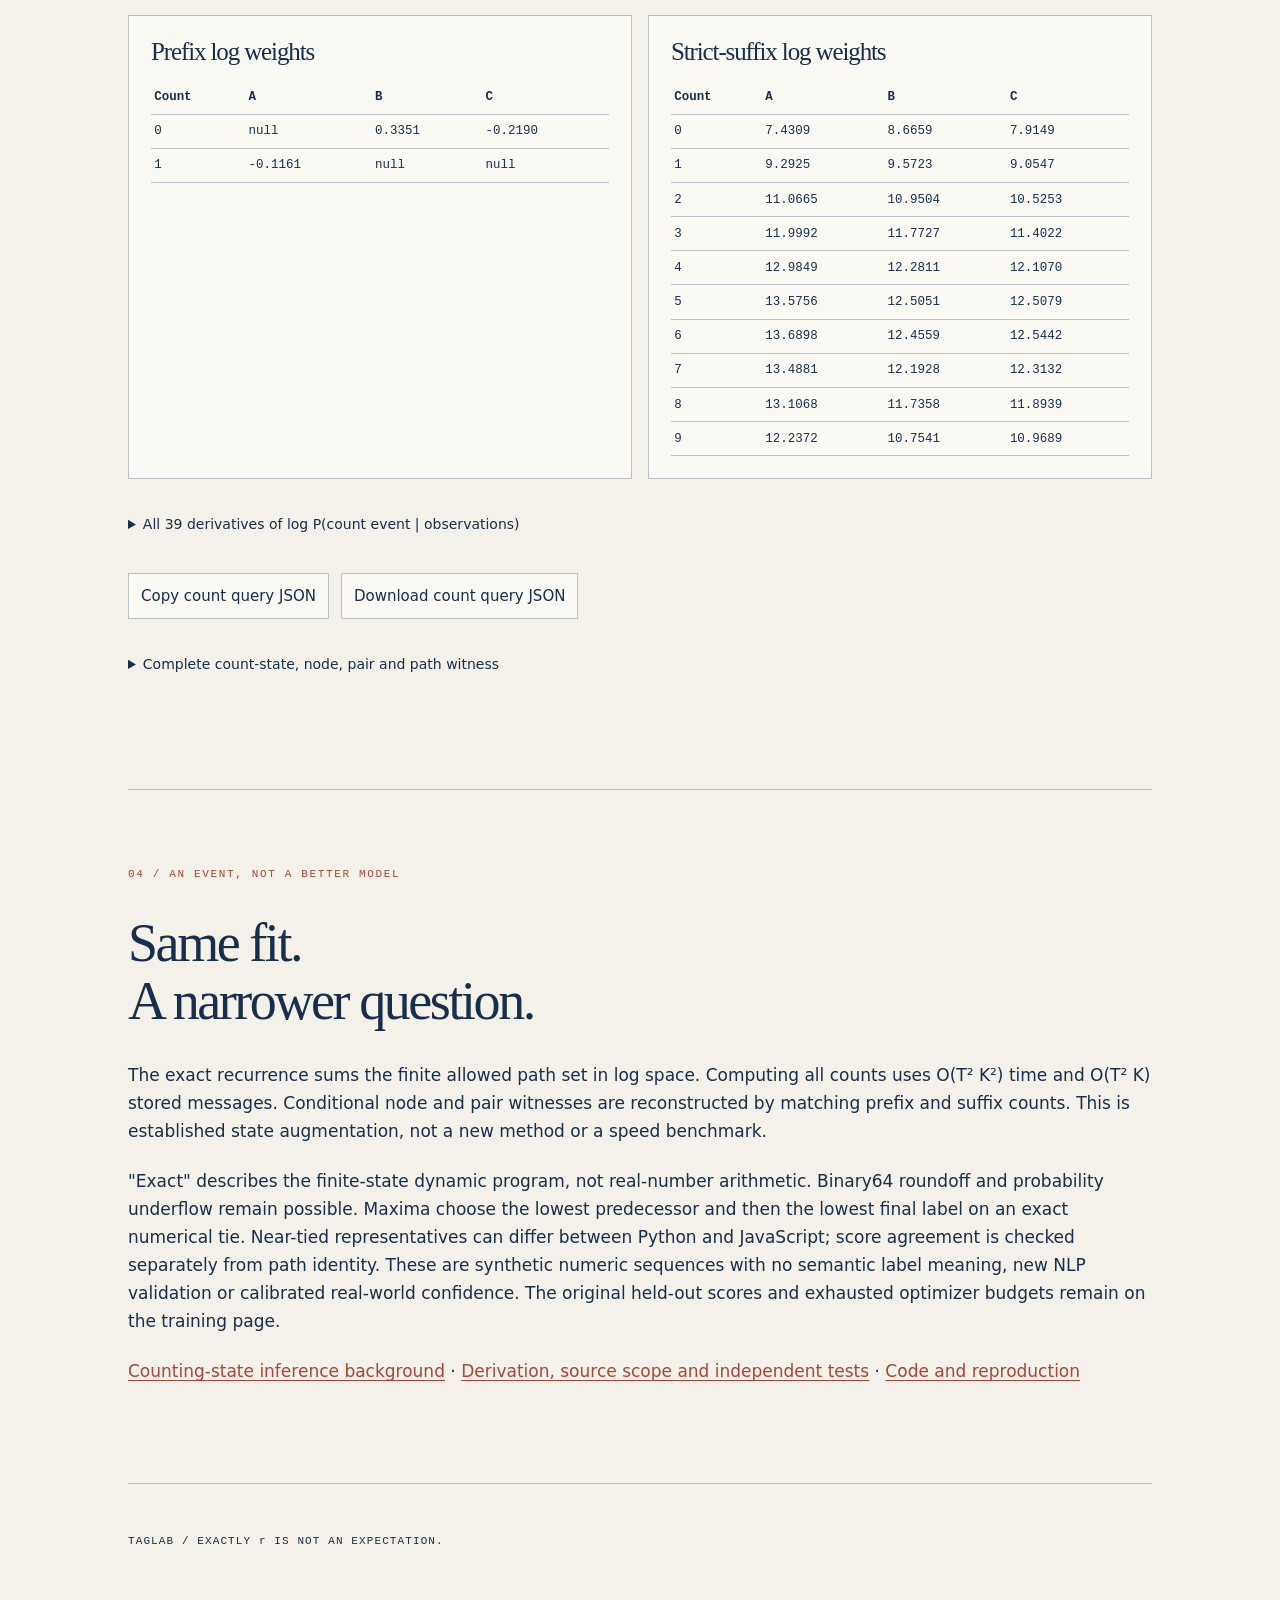
<file: docs/5-counts.html>
<!doctype html>
<html lang="en"><head><meta charset="utf-8"><meta name="viewport" content="width=device-width, initial-scale=1"><title>TagLab | A count couples the sequence</title><meta name="description" content="Count-augmented exact CRF inference, full count laws and auditable conditional sequence witnesses."><link rel="stylesheet" href="style.css"><link rel="stylesheet" href="evidence.css"><link rel="stylesheet" href="counts.css"><script src="archive-0.js"></script><script src="archive-1.js"></script><script src="archive-2.js"></script><script src="data.js"></script><script src="inference.js"></script><script src="conditioning.js"></script><script src="counts.js"></script><script src="counts-app.js" defer></script></head>
<body><header><a href="index.html">MIDYA / TAGLAB</a><span>NONLOCAL LABEL COUNTS / 0.4</span></header><main>
<section class="hero"><p class="eyebrow">COUNT THE LABELS. KEEP THE SCORES.</p><h1>A count couples<br><em>the sequence.</em></h1><p class="lead">Exactly four occurrences of A does not say where they are. The locations must now agree with one another, even under an independent-label model.</p><div class="notice">A hypothetical event in the same fixed fitted model, not a new annotation, causal intervention or retraining. Counts are occurrences at positions, not runs or segments. No true labels are used.</div><p><a href="index.html">Training and original test results</a> · <a href="evidence.html">Position subsets and joint sampling</a> · <a href="https://github.com/midya8/taglab/blob/main/METHOD.md">Equations and limits</a></p></section>
<section><p class="eyebrow">01 / NOT A PRODUCT OF LOCAL RESTRICTIONS</p><h2>Exactly how many?</h2><p>A counter travels with the current label. The forward message sums only prefixes with that many occurrences. The suffix message counts only positions strictly after the focus. Matching the two counts keeps the complete path inside the event.</p><div class="control-grid"><label>Fixed fitted model<select id="count-model"></select></label><label>Stored observation sequence<select id="count-sample"></select></label><label>Counted label<select id="count-label"><option value="0">A</option><option value="1">B</option><option value="2">C</option></select></label><label>Exact number of occurrences<input id="count-value" value="4" inputmode="numeric" autocomplete="off"></label></div><label>Observed symbols, integers -2 through 2<input id="count-symbols" autocomplete="off" spellcheck="false"></label><p class="small">One to 64 comma-separated symbols. The smaller bound makes the quadratic count-state cost explicit. Editing changes observations, not training examples.</p><p id="count-status" role="status" aria-live="polite"></p><div id="event-summary"></div><h3>All possible counts under the original model</h3><p class="small">This whole distribution sums to one. The chosen count's mass is the event probability. Log probabilities remain visible when ordinary probabilities underflow. Click a count to condition on it.</p><div id="count-law"></div></section>
<section><p class="eyebrow">02 / A GLOBAL EVENT CREATES DEPENDENCE</p><h2>Right total.<br>Not independent positions.</h2><div id="count-paths" class="path-grid"></div><div class="notice" id="count-contrast"></div><p>Independent draws from the conditioned node marginals have the correct expected count but generally leave the exact-count event. Their Poisson-binomial count law is a separately calculated control, not a second fitted model. Per-position marginal decisions need not satisfy the event either. Only the complete constrained best path is required to do so.</p><div class="notice">Exact two-position control: start with independent fair A/B labels and require exactly one A. The two allowed paths AB and BA each have probability 1/2. Both node marginals are still [1/2, 1/2], but independent draws from them also produce AA and BB. Their event probability is only 1/2. This dependence comes from conditioning, even without transition scores.</div><div id="event-nodes" class="event-nodes"></div><label>Focus position<select id="count-focus"></select></label><p id="count-pair-status"></p><div id="count-pair" class="event-pairs"></div></section>
<section><p class="eyebrow">03 / WHERE THE COUNT LIVES</p><h2>Every prefix state.</h2><p id="count-message-status"></p><p class="small">Cells are log unnormalized weights, not probabilities. The forward table includes the focus label and its occurrence. The suffix table excludes the focus occurrence and includes the terminal score. A null cell is exact zero support, never a large negative approximation.</p><div id="count-messages"></div><details><summary>All 39 derivatives of log P(count event | observations)</summary><p class="small">Conditional expected features minus unrestricted expected features. A local sensitivity at fixed fitted parameters, not an update, correction or causal importance. Under the independent control, the last 15 coordinates are ambient chain directions, not trainable control weights.</p><pre id="count-gradient"></pre></details><div class="buttons"><button id="count-copy">Copy count query JSON</button><button id="count-download">Download count query JSON</button></div><p id="count-copy-status" role="status" aria-live="polite"></p><details><summary>Complete count-state, node, pair and path witness</summary><pre id="count-witness"></pre></details></section>
<section><p class="eyebrow">04 / AN EVENT, NOT A BETTER MODEL</p><h2>Same fit.<br>A narrower question.</h2><p>The exact recurrence sums the finite allowed path set in log space. Computing all counts uses O(T² K²) time and O(T² K) stored messages. Conditional node and pair witnesses are reconstructed by matching prefix and suffix counts. This is established state augmentation, not a new method or a speed benchmark.</p><p>"Exact" describes the finite-state dynamic program, not real-number arithmetic. Binary64 roundoff and probability underflow remain possible. Maxima choose the lowest predecessor and then the lowest final label on an exact numerical tie. Near-tied representatives can differ between Python and JavaScript; score agreement is checked separately from path identity. These are synthetic numeric sequences with no semantic label meaning, new NLP validation or calibrated real-world confidence. The original held-out scores and exhausted optimizer budgets remain on the training page.</p><p><a href="https://pmc.ncbi.nlm.nih.gov/articles/PMC4867884/">Counting-state inference background</a> · <a href="https://github.com/midya8/taglab/blob/main/METHOD.md">Derivation, source scope and independent tests</a> · <a href="https://github.com/midya8/taglab">Code and reproduction</a></p></section>
</main><footer>TAGLAB / EXACTLY r IS NOT AN EXPECTATION.</footer></body></html>
</file>
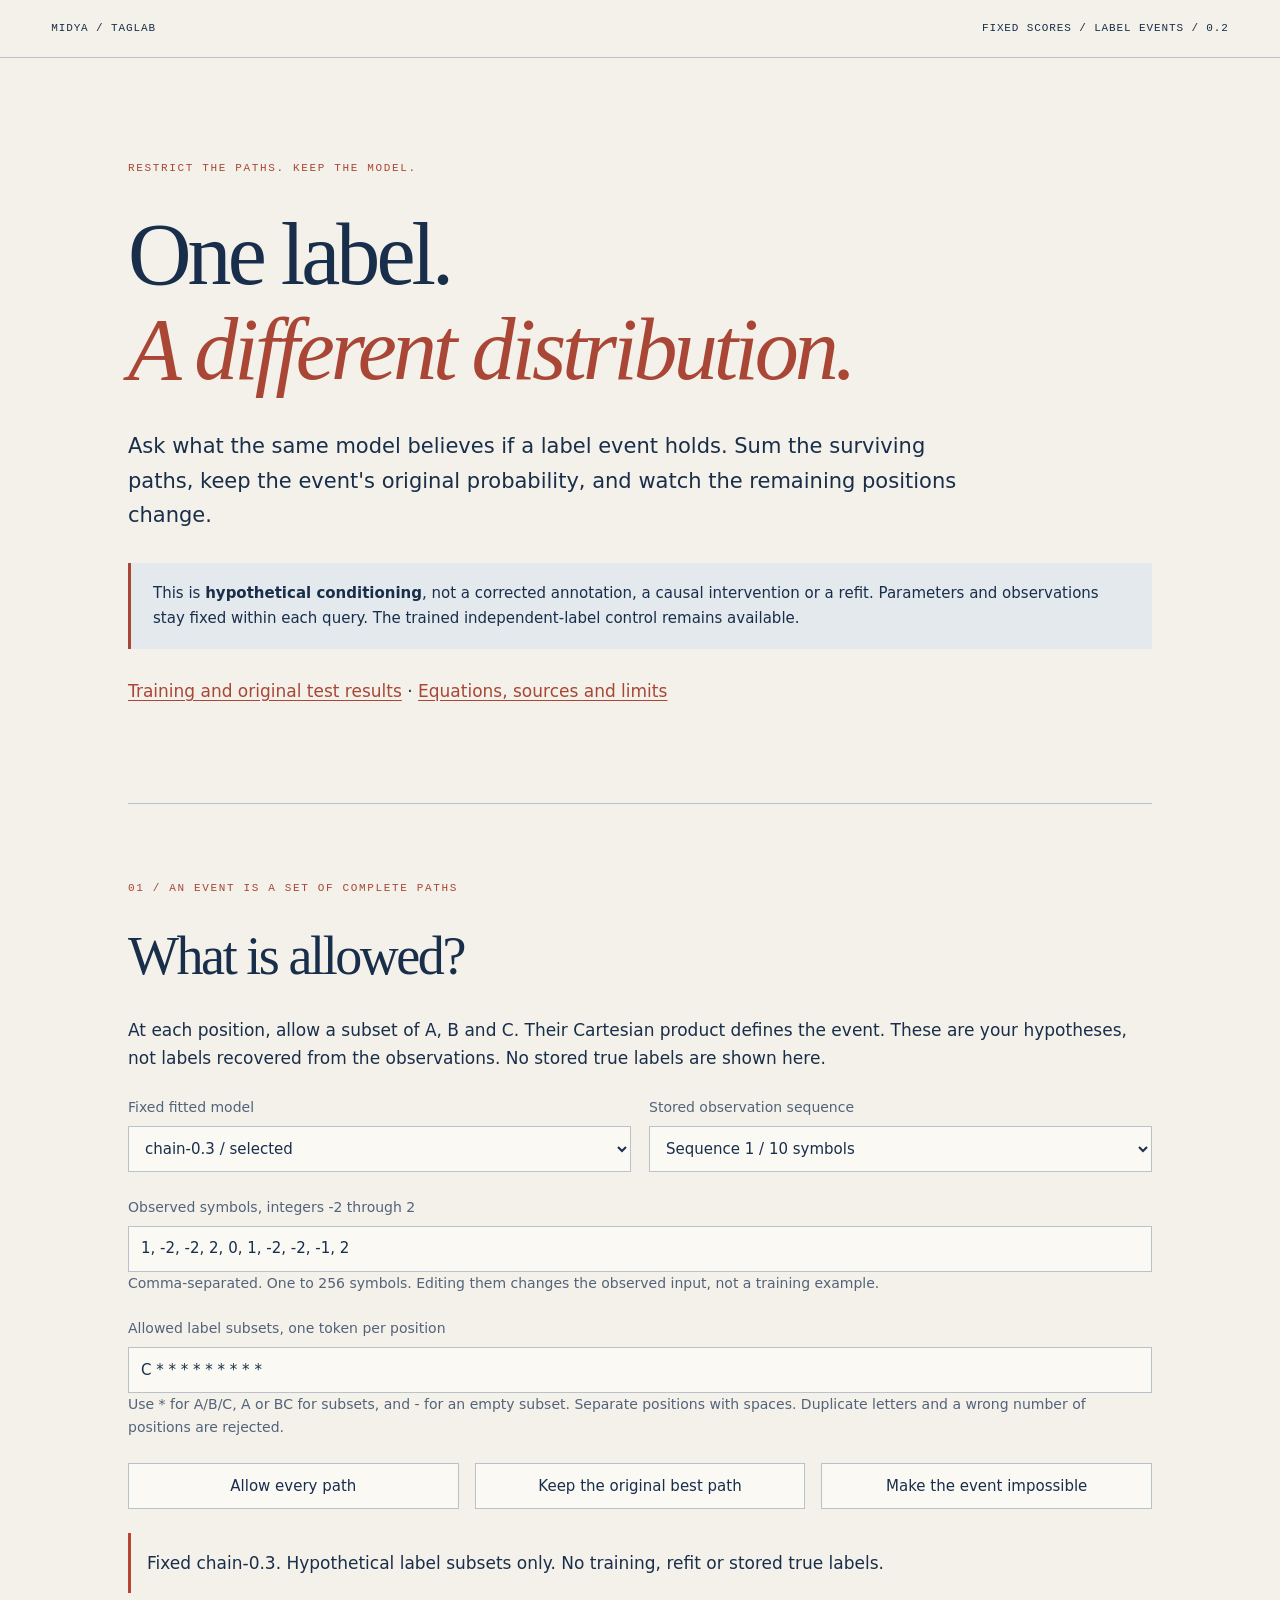
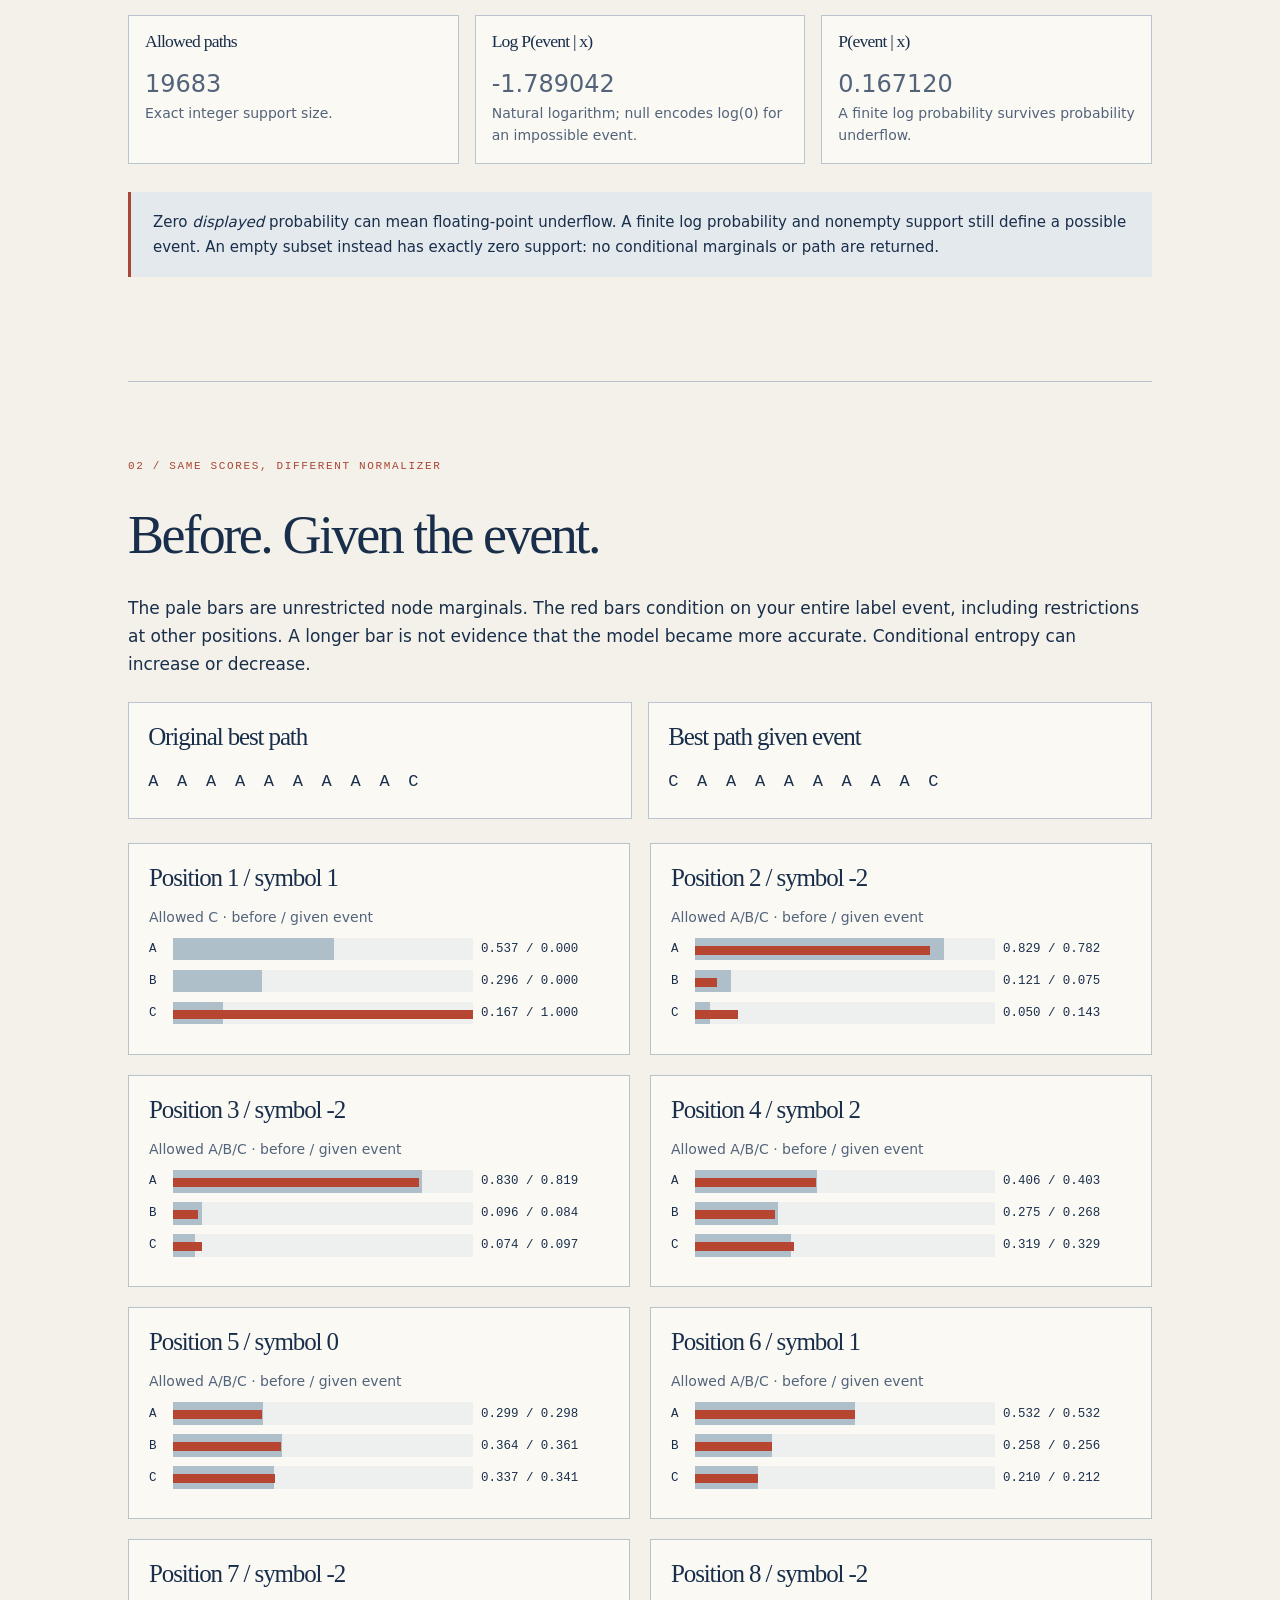
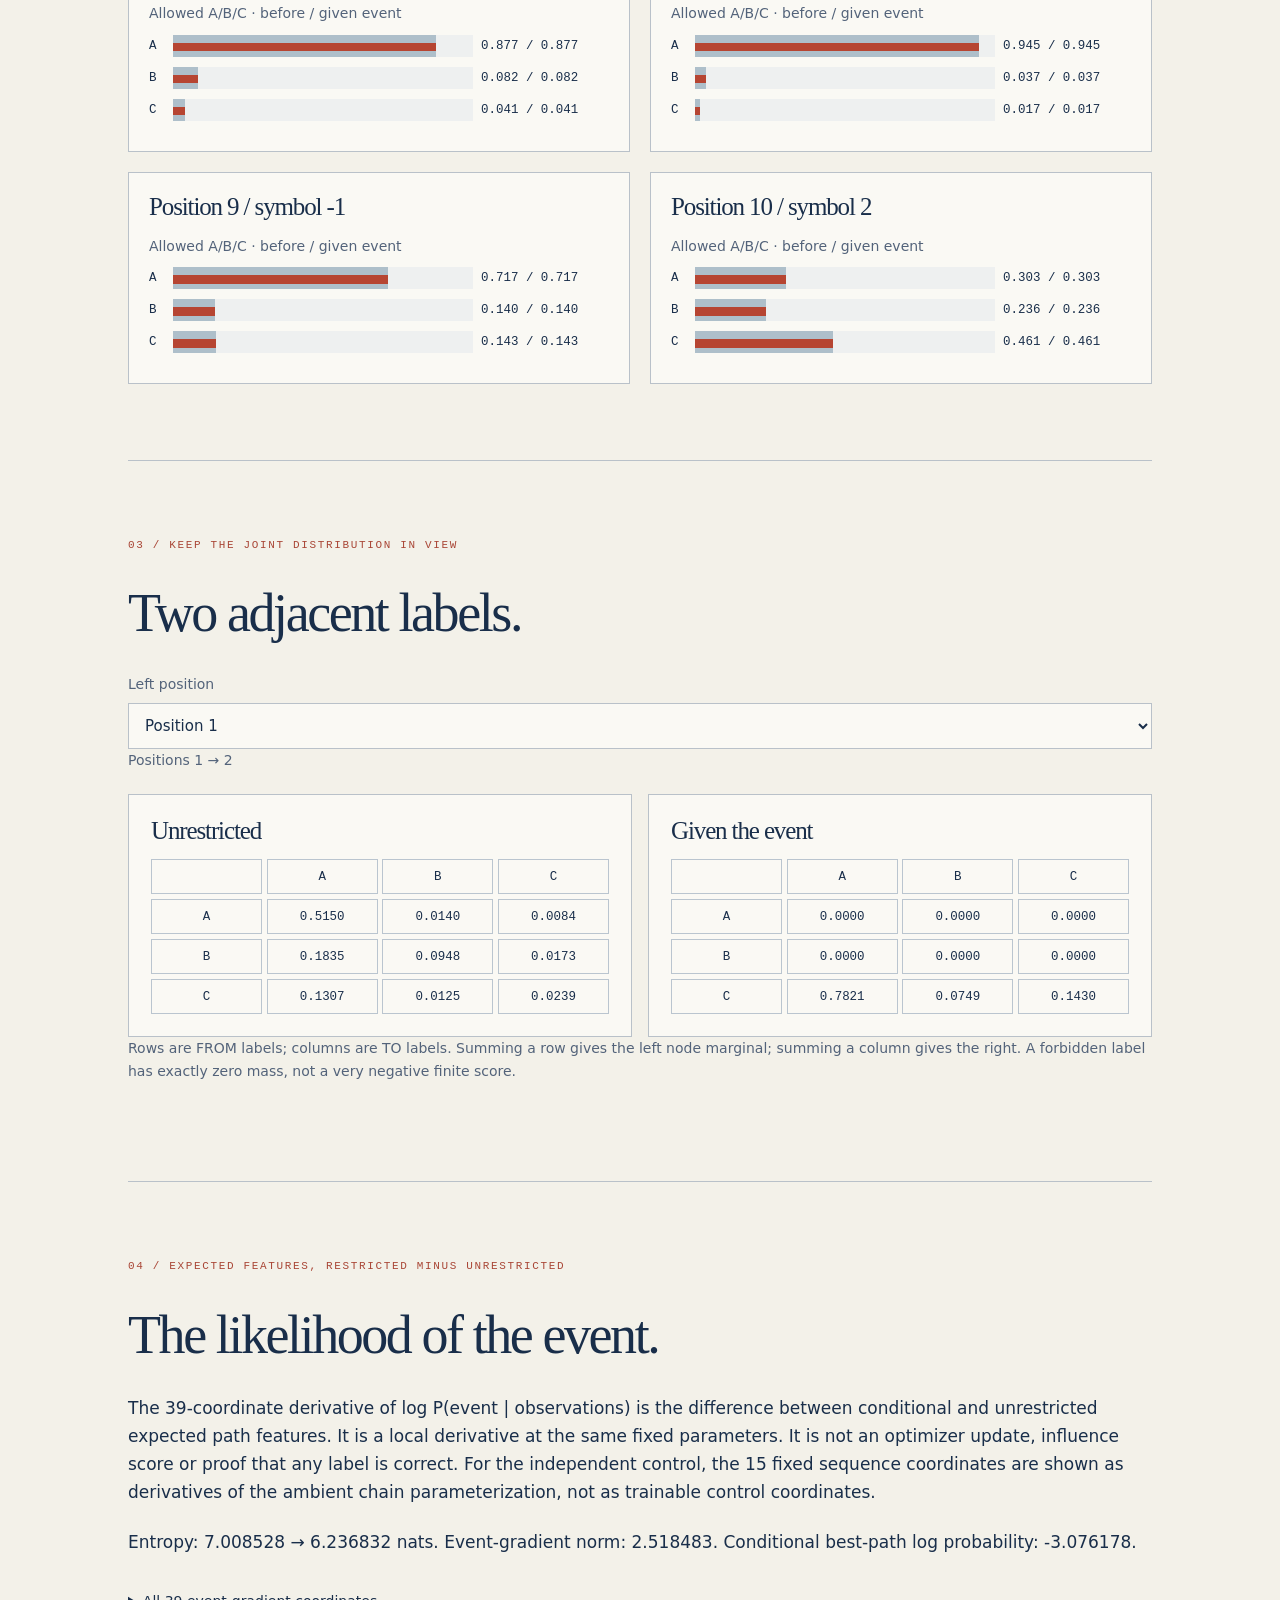
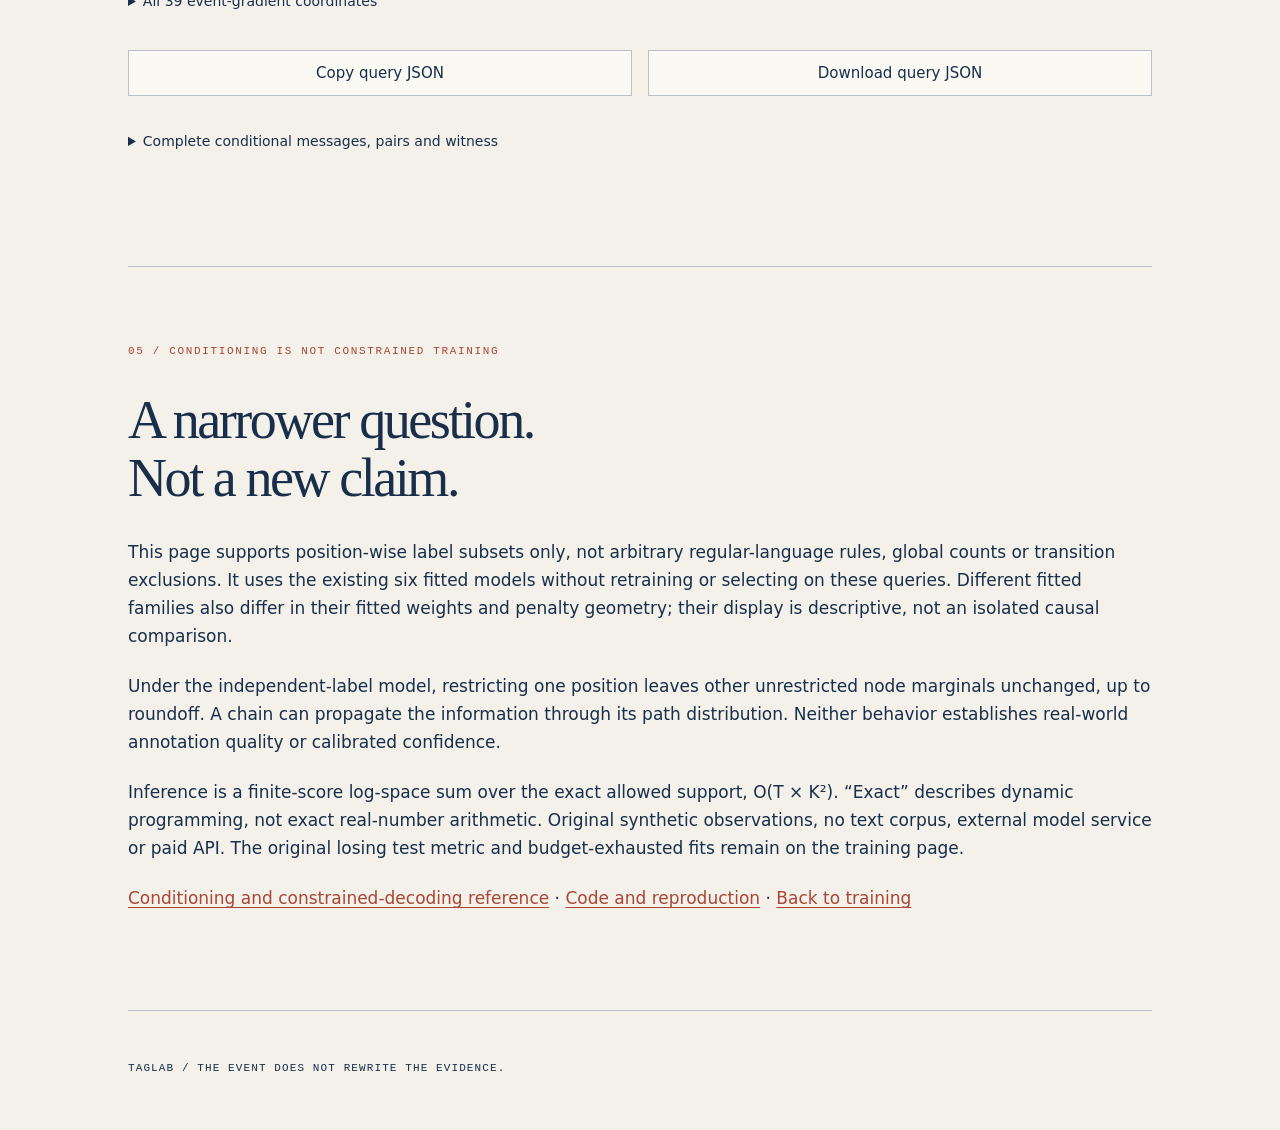
<file: docs/8-evidence.html>
<!doctype html><html lang="en"><head><meta charset="utf-8"><meta name="viewport" content="width=device-width,initial-scale=1"><meta name="description" content="Exact label-event conditioning for a fixed CRF: restricted partitions, log probabilities, conditional marginals and manual event gradients."><title>TagLab | A label is an event</title><link rel="stylesheet" href="style.css"><link rel="stylesheet" href="evidence.css"></head><body><header><a href="index.html">MIDYA / TAGLAB</a><span>FIXED SCORES / LABEL EVENTS / 0.2</span></header><main><section class="hero"><p class="eyebrow">RESTRICT THE PATHS. KEEP THE MODEL.</p><h1>One label.<br><em>A different distribution.</em></h1><p class="lead">Ask what the same model believes if a label event holds. Sum the surviving paths, keep the event's original probability, and watch the remaining positions change.</p><aside class="notice">This is <strong>hypothetical conditioning</strong>, not a corrected annotation, a causal intervention or a refit. Parameters and observations stay fixed within each query. The trained independent-label control remains available.</aside><p><a href="index.html">Training and original test results</a> · <a href="https://github.com/midya8/taglab/blob/main/METHOD.md">Equations, sources and limits</a></p></section>
<section><p class="eyebrow">01 / AN EVENT IS A SET OF COMPLETE PATHS</p><h2>What is allowed?</h2><p>At each position, allow a subset of A, B and C. Their Cartesian product defines the event. These are your hypotheses, not labels recovered from the observations. No stored true labels are shown here.</p><div class="control-grid"><label>Fixed fitted model<select id="event-model"></select></label><label>Stored observation sequence<select id="event-sample"></select></label></div><label>Observed symbols, integers -2 through 2<input id="event-symbols" spellcheck="false" aria-describedby="symbol-help"></label><p id="symbol-help" class="small">Comma-separated. One to 256 symbols. Editing them changes the observed input, not a training example.</p><label>Allowed label subsets, one token per position<input id="event-allowed" spellcheck="false" aria-describedby="allowed-help"></label><p id="allowed-help" class="small">Use * for A/B/C, A or BC for subsets, and - for an empty subset. Separate positions with spaces. Duplicate letters and a wrong number of positions are rejected.</p><div class="event-actions"><button id="event-free">Allow every path</button><button id="event-point">Keep the original best path</button><button id="event-empty">Make the event impossible</button></div><p id="event-status" role="status" aria-live="polite"></p><div id="event-summary" class="stats-grid"></div><aside class="notice">Zero <em>displayed</em> probability can mean floating-point underflow. A finite log probability and nonempty support still define a possible event. An empty subset instead has exactly zero support: no conditional marginals or path are returned.</aside></section>
<section><p class="eyebrow">02 / SAME SCORES, DIFFERENT NORMALIZER</p><h2>Before. Given the event.</h2><p>The pale bars are unrestricted node marginals. The red bars condition on your entire label event, including restrictions at other positions. A longer bar is not evidence that the model became more accurate. Conditional entropy can increase or decrease.</p><div id="event-paths" class="event-actions"></div><div id="event-nodes" class="event-nodes"></div></section>
<section><p class="eyebrow">03 / KEEP THE JOINT DISTRIBUTION IN VIEW</p><h2>Two adjacent labels.</h2><label>Left position<select id="event-focus"></select></label><p id="event-pair-status" class="small"></p><div id="event-pair" class="event-pairs"></div><p class="small">Rows are FROM labels; columns are TO labels. Summing a row gives the left node marginal; summing a column gives the right. A forbidden label has exactly zero mass, not a very negative finite score.</p></section>
<section><p class="eyebrow">04 / EXPECTED FEATURES, RESTRICTED MINUS UNRESTRICTED</p><h2>The likelihood of the event.</h2><p>The 39-coordinate derivative of log P(event | observations) is the difference between conditional and unrestricted expected path features. It is a local derivative at the same fixed parameters. It is not an optimizer update, influence score or proof that any label is correct. For the independent control, the 15 fixed sequence coordinates are shown as derivatives of the ambient chain parameterization, not as trainable control coordinates.</p><div id="event-gradient-summary"></div><details><summary>All 39 event-gradient coordinates</summary><div id="event-gradient" class="table-wrap"></div></details><div class="event-actions"><button id="event-copy">Copy query JSON</button><button id="event-download">Download query JSON</button></div><p id="event-copy-status" role="status" class="small"></p><details><summary>Complete conditional messages, pairs and witness</summary><pre id="event-witness"></pre></details></section>
<section><p class="eyebrow">05 / CONDITIONING IS NOT CONSTRAINED TRAINING</p><h2>A narrower question.<br>Not a new claim.</h2><p>This page supports position-wise label subsets only, not arbitrary regular-language rules, global counts or transition exclusions. It uses the existing six fitted models without retraining or selecting on these queries. Different fitted families also differ in their fitted weights and penalty geometry; their display is descriptive, not an isolated causal comparison.</p><p>Under the independent-label model, restricting one position leaves other unrestricted node marginals unchanged, up to roundoff. A chain can propagate the information through its path distribution. Neither behavior establishes real-world annotation quality or calibrated confidence.</p><p>Inference is a finite-score log-space sum over the exact allowed support, O(T × K²). “Exact” describes dynamic programming, not exact real-number arithmetic. Original synthetic observations, no text corpus, external model service or paid API. The original losing test metric and budget-exhausted fits remain on the training page.</p><p><a href="https://arxiv.org/html/2106.07306v6">Conditioning and constrained-decoding reference</a> · <a href="https://github.com/midya8/taglab">Code and reproduction</a> · <a href="index.html">Back to training</a></p></section></main><footer>TAGLAB / THE EVENT DOES NOT REWRITE THE EVIDENCE.</footer><script src="archive-0.js"></script><script src="archive-1.js"></script><script src="archive-2.js"></script><script src="data.js"></script><script src="inference.js"></script><script src="conditioning.js"></script><script src="evidence-app.js"></script></body></html>
</file>
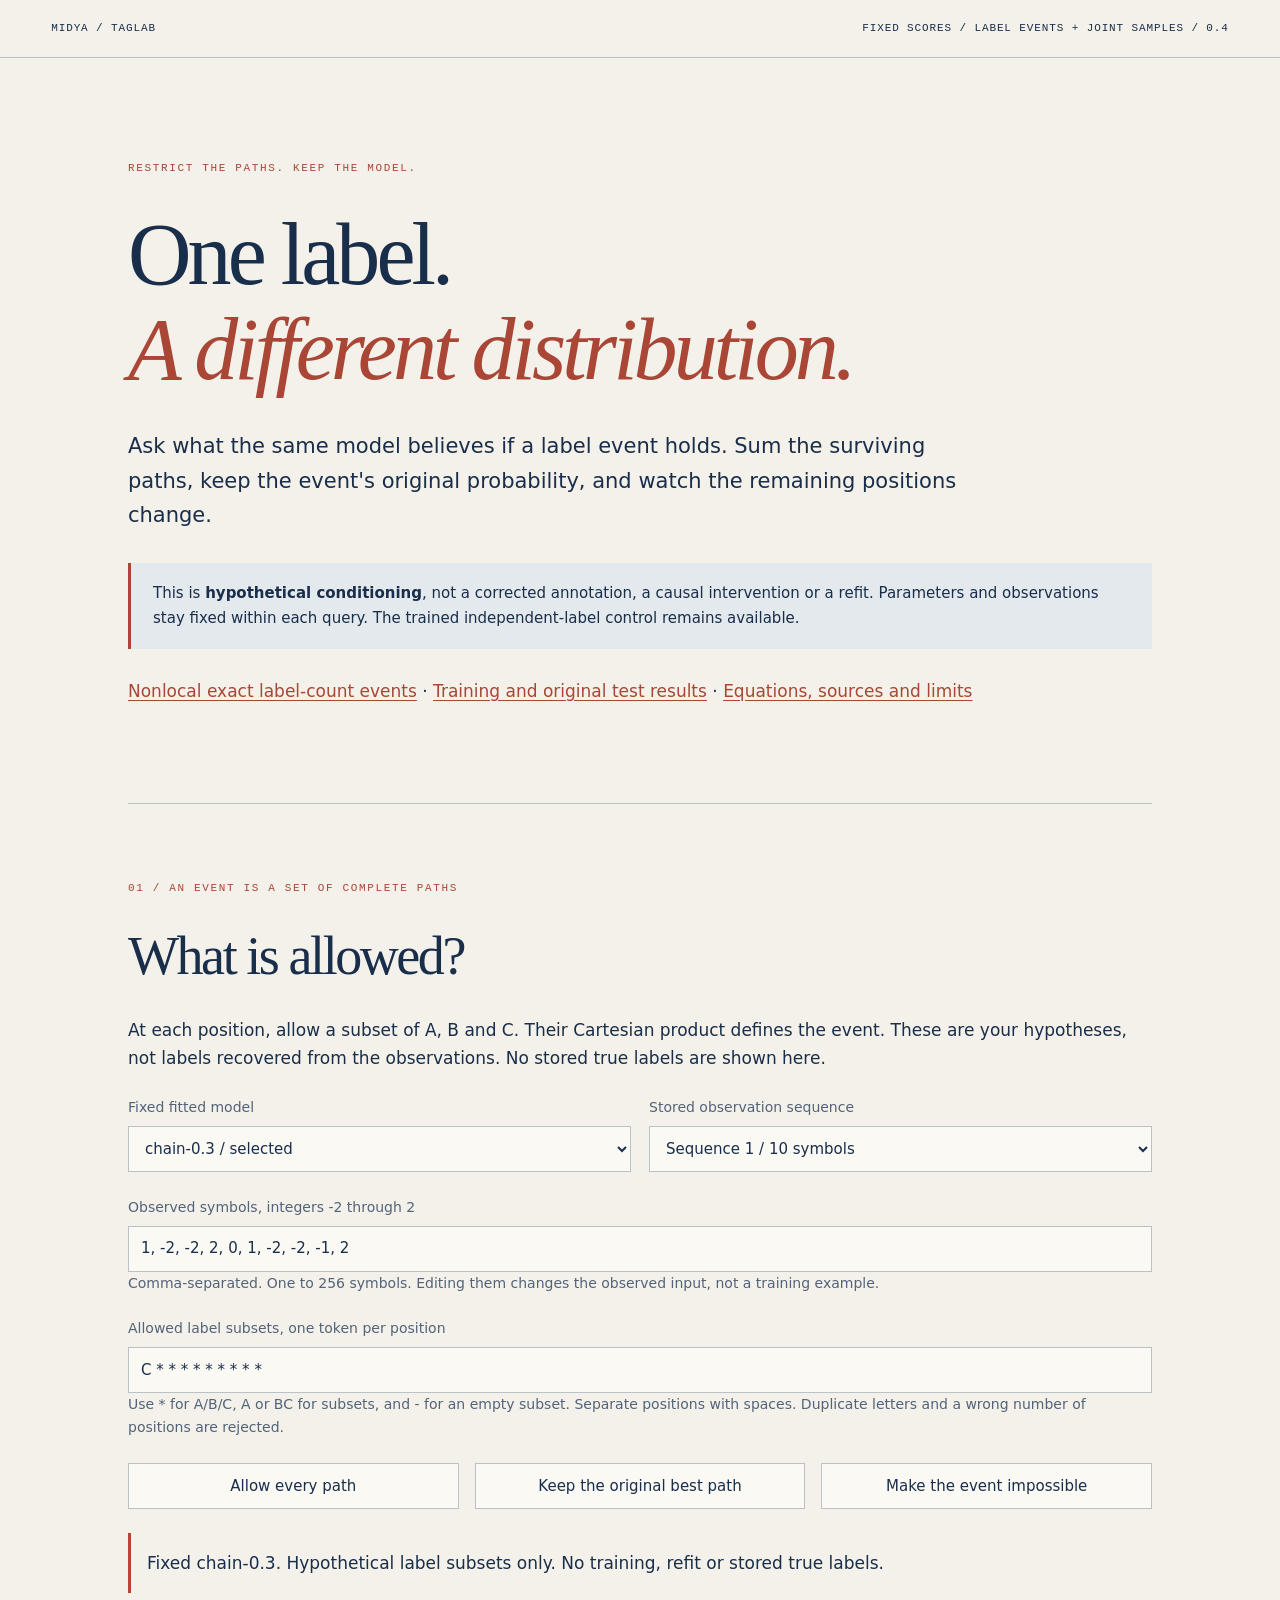
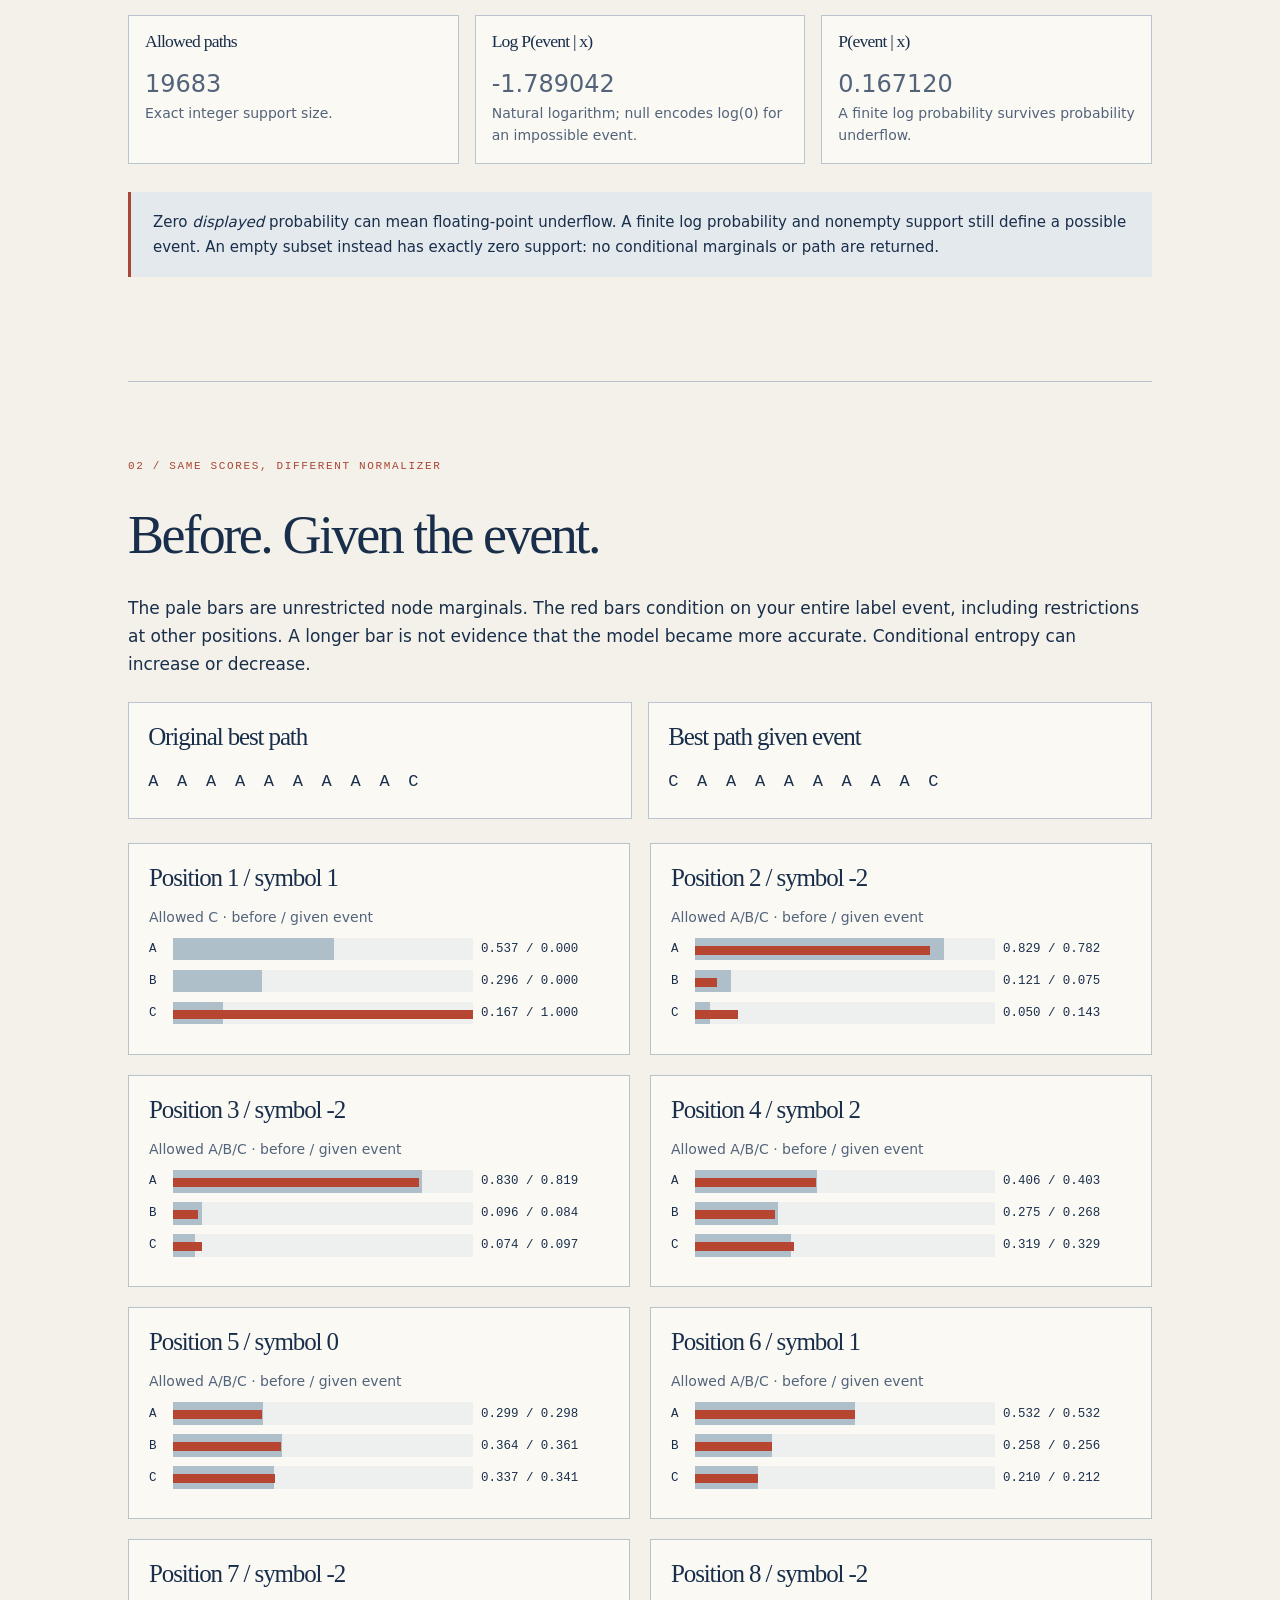
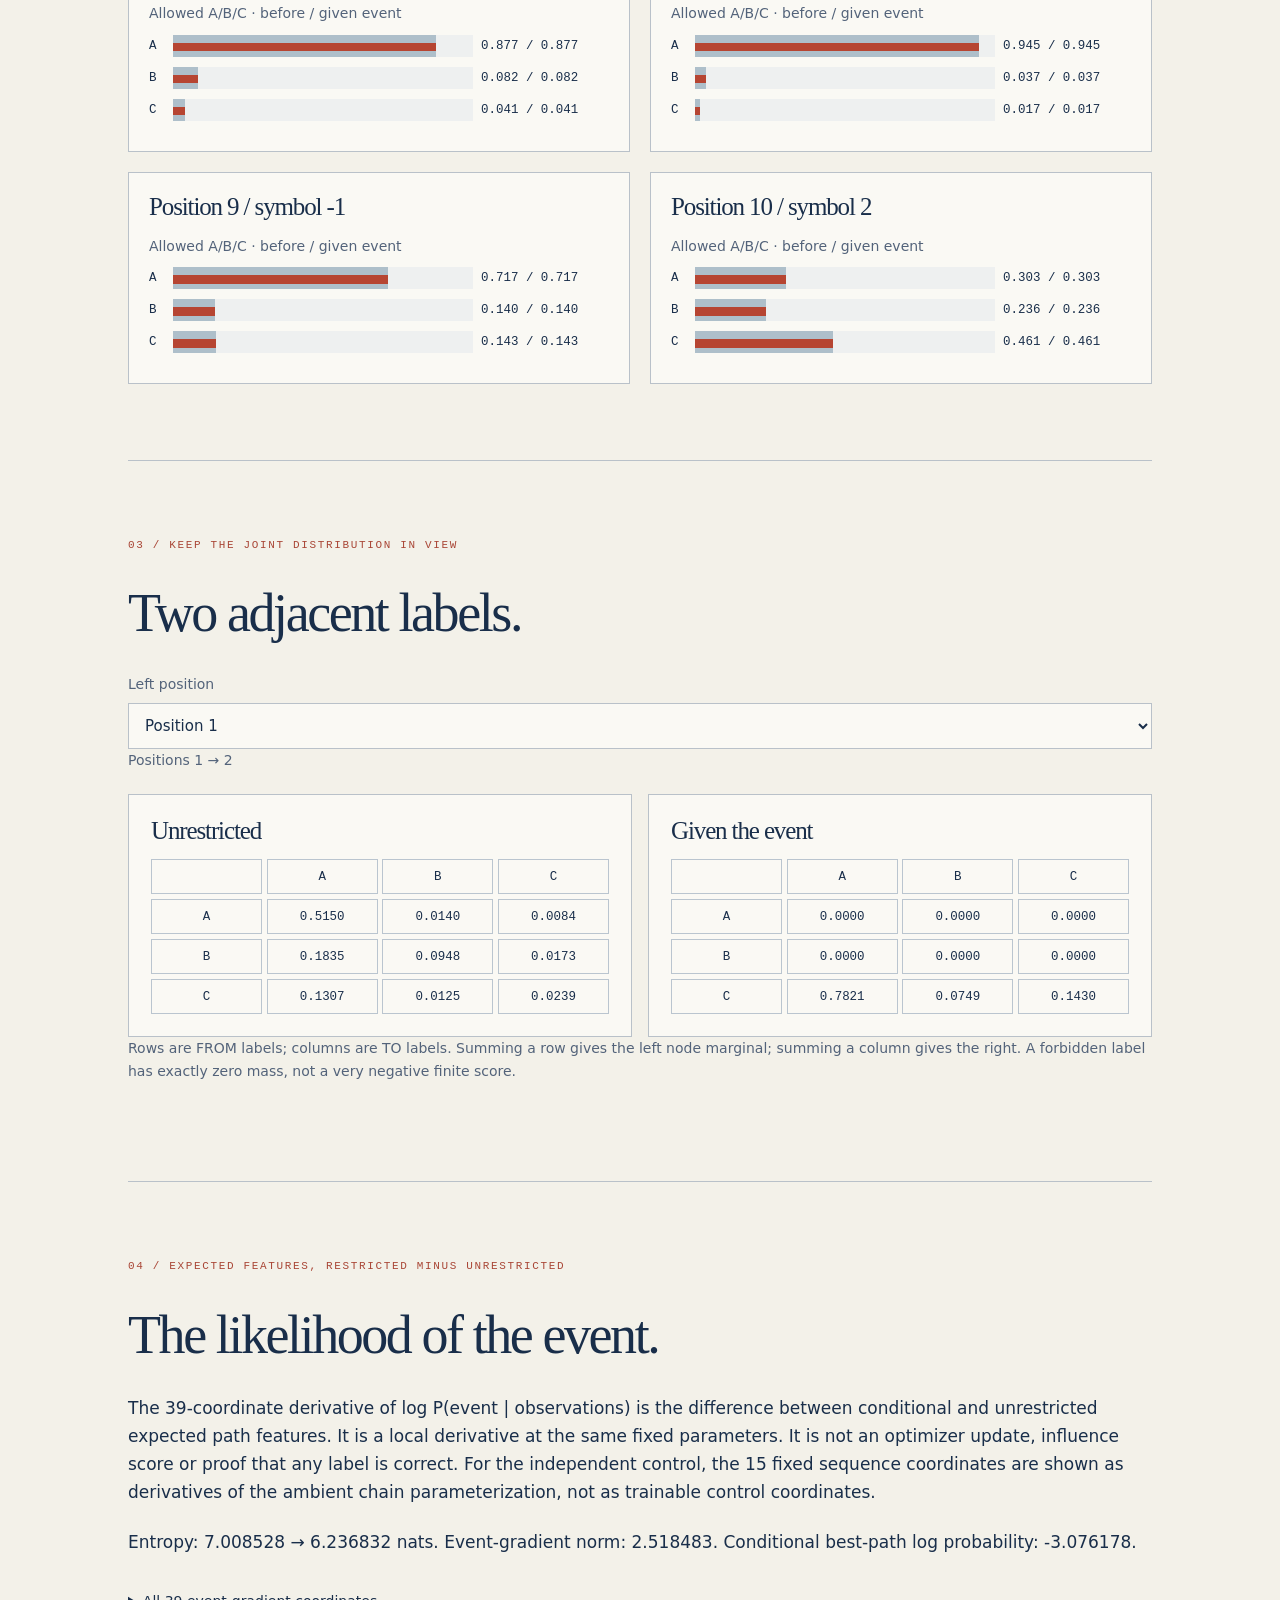
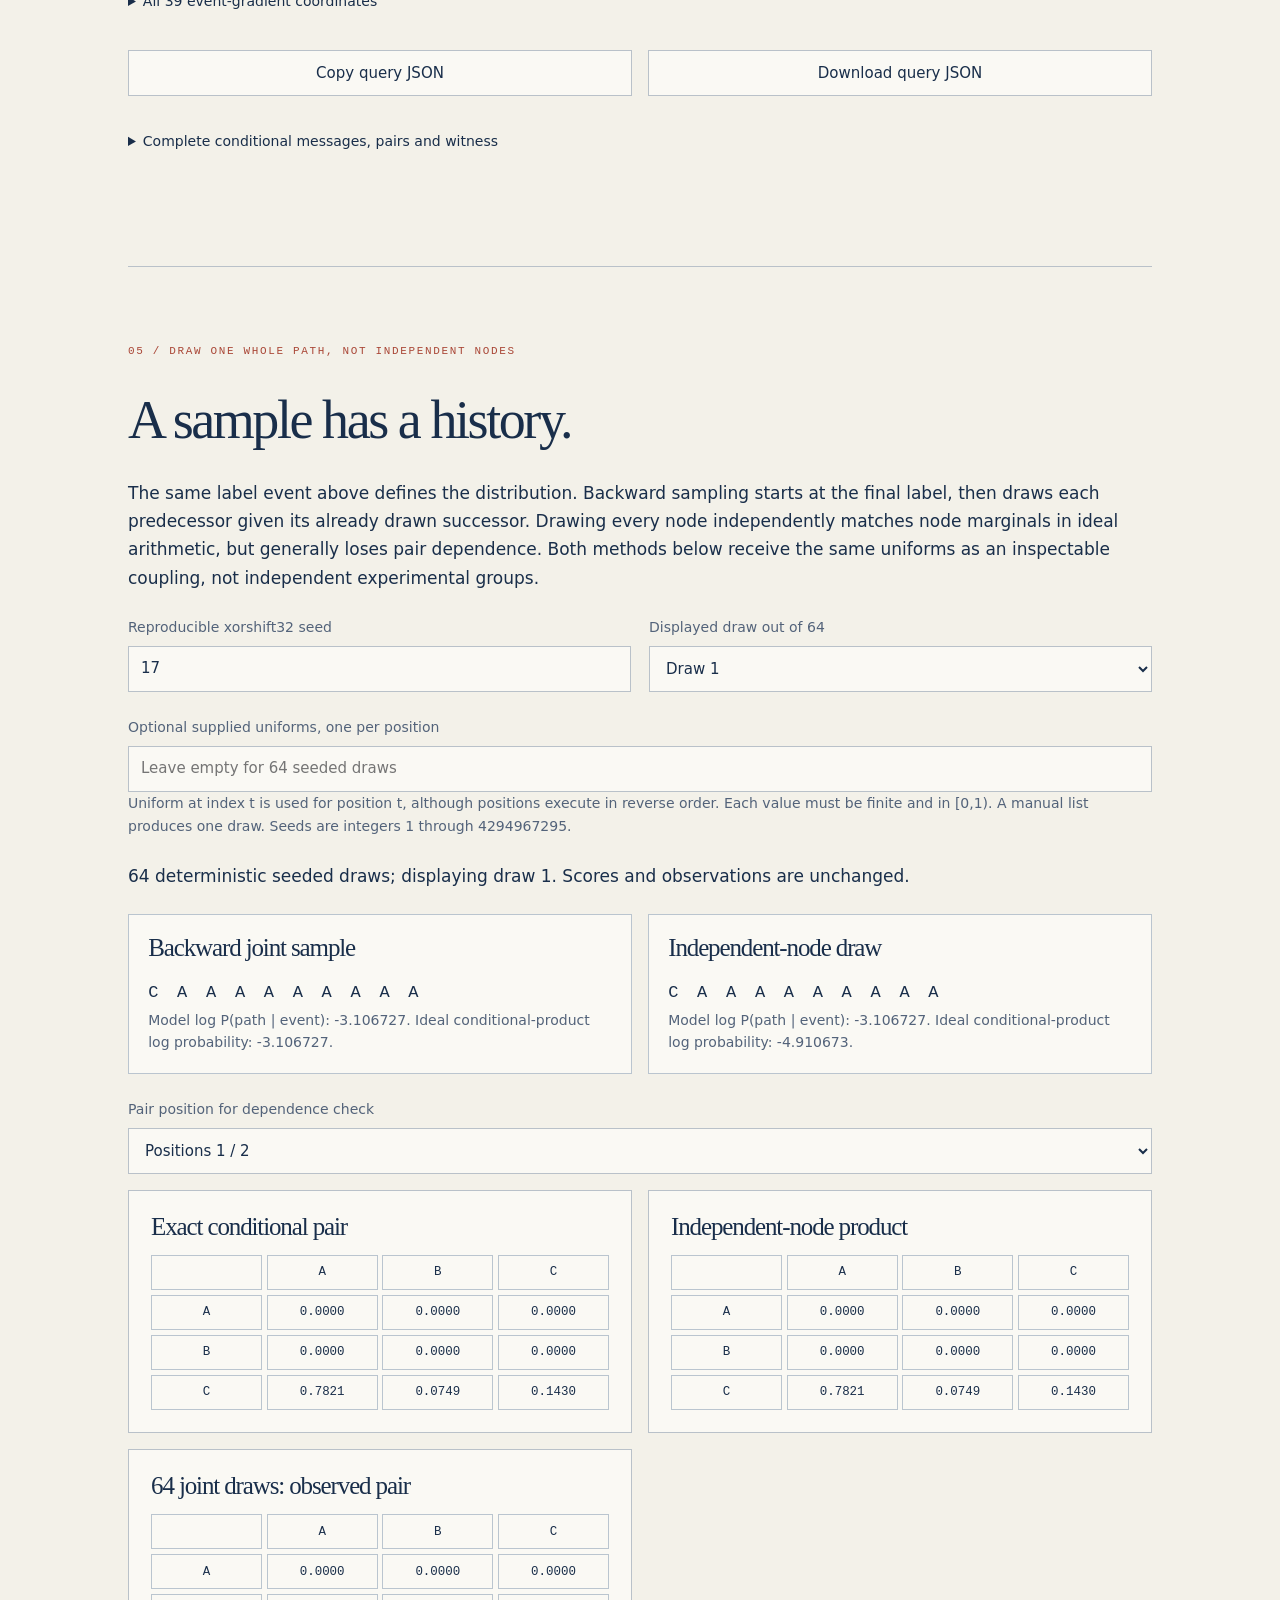
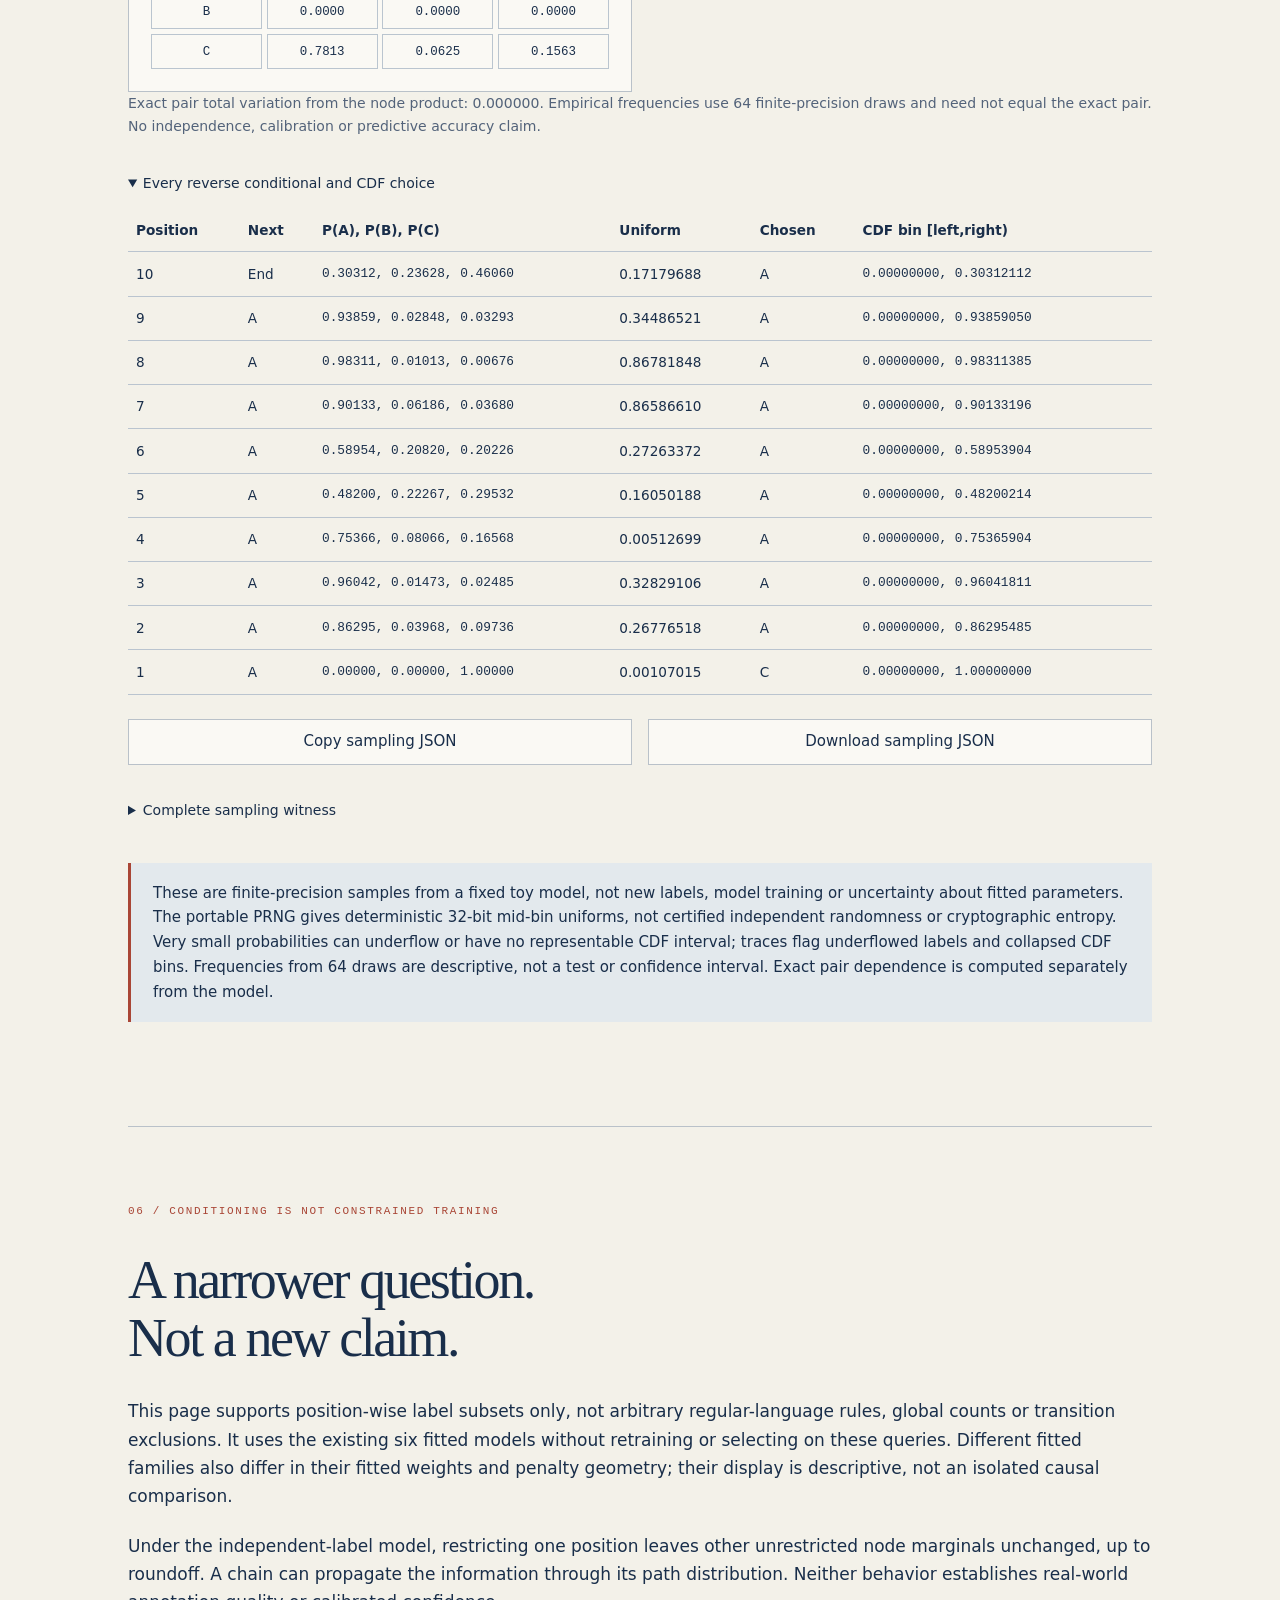
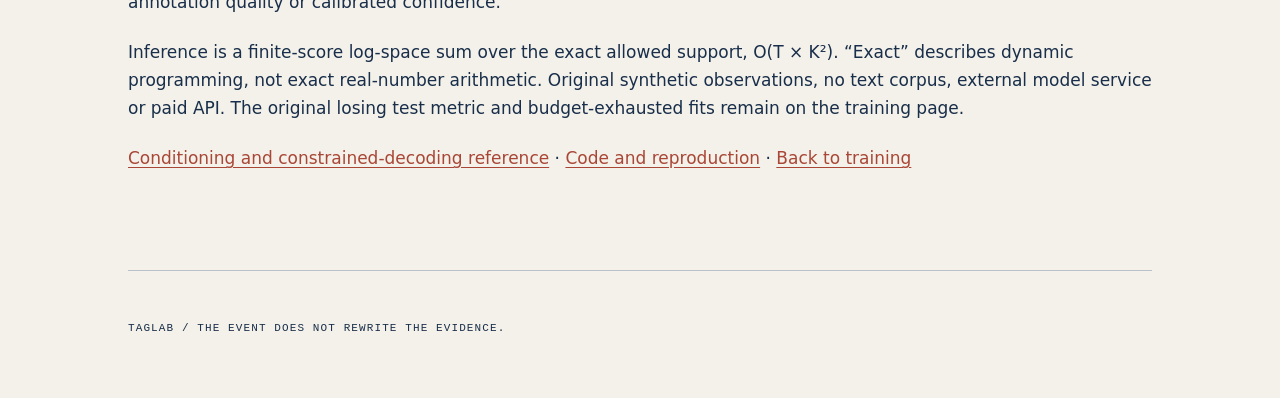
<file: docs/evidence.html>
<!doctype html><html lang="en"><head><meta charset="utf-8"><meta name="viewport" content="width=device-width,initial-scale=1"><meta name="description" content="Exact label-event conditioning for a fixed CRF: restricted partitions, log probabilities, conditional marginals and manual event gradients."><title>TagLab | A label is an event</title><link rel="stylesheet" href="style.css"><link rel="stylesheet" href="evidence.css"><link rel="stylesheet" href="sampling.css"></head><body><header><a href="index.html">MIDYA / TAGLAB</a><span>FIXED SCORES / LABEL EVENTS + JOINT SAMPLES / 0.4</span></header><main><section class="hero"><p class="eyebrow">RESTRICT THE PATHS. KEEP THE MODEL.</p><h1>One label.<br><em>A different distribution.</em></h1><p class="lead">Ask what the same model believes if a label event holds. Sum the surviving paths, keep the event's original probability, and watch the remaining positions change.</p><aside class="notice">This is <strong>hypothetical conditioning</strong>, not a corrected annotation, a causal intervention or a refit. Parameters and observations stay fixed within each query. The trained independent-label control remains available.</aside><p><a href="counts.html">Nonlocal exact label-count events</a> · <a href="index.html">Training and original test results</a> · <a href="https://github.com/midya8/taglab/blob/main/METHOD.md">Equations, sources and limits</a></p></section>
<section><p class="eyebrow">01 / AN EVENT IS A SET OF COMPLETE PATHS</p><h2>What is allowed?</h2><p>At each position, allow a subset of A, B and C. Their Cartesian product defines the event. These are your hypotheses, not labels recovered from the observations. No stored true labels are shown here.</p><div class="control-grid"><label>Fixed fitted model<select id="event-model"></select></label><label>Stored observation sequence<select id="event-sample"></select></label></div><label>Observed symbols, integers -2 through 2<input id="event-symbols" spellcheck="false" aria-describedby="symbol-help"></label><p id="symbol-help" class="small">Comma-separated. One to 256 symbols. Editing them changes the observed input, not a training example.</p><label>Allowed label subsets, one token per position<input id="event-allowed" spellcheck="false" aria-describedby="allowed-help"></label><p id="allowed-help" class="small">Use * for A/B/C, A or BC for subsets, and - for an empty subset. Separate positions with spaces. Duplicate letters and a wrong number of positions are rejected.</p><div class="event-actions"><button id="event-free">Allow every path</button><button id="event-point">Keep the original best path</button><button id="event-empty">Make the event impossible</button></div><p id="event-status" role="status" aria-live="polite"></p><div id="event-summary" class="stats-grid"></div><aside class="notice">Zero <em>displayed</em> probability can mean floating-point underflow. A finite log probability and nonempty support still define a possible event. An empty subset instead has exactly zero support: no conditional marginals or path are returned.</aside></section>
<section><p class="eyebrow">02 / SAME SCORES, DIFFERENT NORMALIZER</p><h2>Before. Given the event.</h2><p>The pale bars are unrestricted node marginals. The red bars condition on your entire label event, including restrictions at other positions. A longer bar is not evidence that the model became more accurate. Conditional entropy can increase or decrease.</p><div id="event-paths" class="event-actions"></div><div id="event-nodes" class="event-nodes"></div></section>
<section><p class="eyebrow">03 / KEEP THE JOINT DISTRIBUTION IN VIEW</p><h2>Two adjacent labels.</h2><label>Left position<select id="event-focus"></select></label><p id="event-pair-status" class="small"></p><div id="event-pair" class="event-pairs"></div><p class="small">Rows are FROM labels; columns are TO labels. Summing a row gives the left node marginal; summing a column gives the right. A forbidden label has exactly zero mass, not a very negative finite score.</p></section>
<section><p class="eyebrow">04 / EXPECTED FEATURES, RESTRICTED MINUS UNRESTRICTED</p><h2>The likelihood of the event.</h2><p>The 39-coordinate derivative of log P(event | observations) is the difference between conditional and unrestricted expected path features. It is a local derivative at the same fixed parameters. It is not an optimizer update, influence score or proof that any label is correct. For the independent control, the 15 fixed sequence coordinates are shown as derivatives of the ambient chain parameterization, not as trainable control coordinates.</p><div id="event-gradient-summary"></div><details><summary>All 39 event-gradient coordinates</summary><div id="event-gradient" class="table-wrap"></div></details><div class="event-actions"><button id="event-copy">Copy query JSON</button><button id="event-download">Download query JSON</button></div><p id="event-copy-status" role="status" class="small"></p><details><summary>Complete conditional messages, pairs and witness</summary><pre id="event-witness"></pre></details></section>
<section id="sampling"><p class="eyebrow">05 / DRAW ONE WHOLE PATH, NOT INDEPENDENT NODES</p><h2>A sample has a history.</h2><p>The same label event above defines the distribution. Backward sampling starts at the final label, then draws each predecessor given its already drawn successor. Drawing every node independently matches node marginals in ideal arithmetic, but generally loses pair dependence. Both methods below receive the same uniforms as an inspectable coupling, not independent experimental groups.</p><div class="control-grid"><label>Reproducible xorshift32 seed<input id="sample-seed" value="17" inputmode="numeric"></label><label>Displayed draw out of 64<select id="sample-index"></select></label></div><label>Optional supplied uniforms, one per position<input id="sample-uniforms" placeholder="Leave empty for 64 seeded draws" spellcheck="false"></label><p class="small">Uniform at index t is used for position t, although positions execute in reverse order. Each value must be finite and in [0,1). A manual list produces one draw. Seeds are integers 1 through 4294967295.</p><p id="sample-status" role="status" aria-live="polite"></p><div id="sample-paths" class="event-actions"></div><label>Pair position for dependence check<select id="sample-focus"></select></label><div id="sample-pair" class="event-pairs"></div><p id="sample-dependence" class="small"></p><details open><summary>Every reverse conditional and CDF choice</summary><div id="sample-trace" class="table-wrap"></div></details><div class="event-actions"><button id="sample-copy">Copy sampling JSON</button><button id="sample-download">Download sampling JSON</button></div><p id="sample-copy-status" role="status" class="small"></p><details><summary>Complete sampling witness</summary><pre id="sample-witness"></pre></details><aside class="notice">These are finite-precision samples from a fixed toy model, not new labels, model training or uncertainty about fitted parameters. The portable PRNG gives deterministic 32-bit mid-bin uniforms, not certified independent randomness or cryptographic entropy. Very small probabilities can underflow or have no representable CDF interval; traces flag underflowed labels and collapsed CDF bins. Frequencies from 64 draws are descriptive, not a test or confidence interval. Exact pair dependence is computed separately from the model.</aside></section><section><p class="eyebrow">06 / CONDITIONING IS NOT CONSTRAINED TRAINING</p><h2>A narrower question.<br>Not a new claim.</h2><p>This page supports position-wise label subsets only, not arbitrary regular-language rules, global counts or transition exclusions. It uses the existing six fitted models without retraining or selecting on these queries. Different fitted families also differ in their fitted weights and penalty geometry; their display is descriptive, not an isolated causal comparison.</p><p>Under the independent-label model, restricting one position leaves other unrestricted node marginals unchanged, up to roundoff. A chain can propagate the information through its path distribution. Neither behavior establishes real-world annotation quality or calibrated confidence.</p><p>Inference is a finite-score log-space sum over the exact allowed support, O(T × K²). “Exact” describes dynamic programming, not exact real-number arithmetic. Original synthetic observations, no text corpus, external model service or paid API. The original losing test metric and budget-exhausted fits remain on the training page.</p><p><a href="https://arxiv.org/html/2106.07306v6">Conditioning and constrained-decoding reference</a> · <a href="https://github.com/midya8/taglab">Code and reproduction</a> · <a href="index.html">Back to training</a></p></section></main><footer>TAGLAB / THE EVENT DOES NOT REWRITE THE EVIDENCE.</footer><script src="archive-0.js"></script><script src="archive-1.js"></script><script src="archive-2.js"></script><script src="data.js"></script><script src="inference.js"></script><script src="conditioning.js"></script><script src="sampling.js"></script><script src="evidence-app.js"></script><script src="sampling-app.js"></script></body></html>
</file>
<file: docs/style.css>
:root{--paper:#f3f1e9;--ink:#192e4a;--muted:#53637a;--line:#b9c1c9;--accent:#a94636;--card:#faf9f4;--blue:#e3e9ed;--mono:ui-monospace,SFMono-Regular,Consolas,monospace}*{box-sizing:border-box}body{margin:0;background:var(--paper);color:var(--ink);font:17px/1.65 system-ui,sans-serif}header{padding:20px 4%;border-bottom:1px solid var(--line);display:flex;justify-content:space-between;gap:12px;font:11px/1.5 var(--mono);letter-spacing:.08em}header a{color:var(--ink);text-decoration:none}main{max-width:1080px;margin:auto;padding:0 28px}section{padding:76px 0;border-bottom:1px solid var(--line)}.hero{padding:102px 0 76px}.eyebrow{font:11px/1.6 var(--mono);letter-spacing:.15em;color:var(--accent);margin:0 0 30px}h1,h2,h3{font-family:Georgia,'Times New Roman',serif;font-weight:400;letter-spacing:-.045em;line-height:1.08}h1{font-size:clamp(54px,7vw,88px);margin:0 0 32px}h1 em{font-weight:400;color:var(--accent)}h2{font-size:clamp(35px,4.5vw,54px);margin:0 0 30px}h3{font-size:25px;margin:0 0 15px}.lead{font-size:21px;max-width:850px;margin:0 0 30px}.notice{border-left:3px solid var(--accent);padding:18px 22px;background:var(--blue);font-size:15px;margin:28px 0}.small{font-size:14px;color:var(--muted)}a{color:var(--accent);text-underline-offset:3px}p{margin:0 0 22px}b{font-weight:500}.hero-stats{display:grid;grid-template-columns:repeat(3,1fr);gap:24px;margin:36px 0}.hero-stats b{font:38px/1.1 Georgia,serif;display:block}.hero-stats span{font-size:13px;color:var(--muted)}.score-grid,.result-grid,.path-grid,.message-grid,.control-grid{display:grid;grid-template-columns:repeat(2,minmax(0,1fr));gap:18px;margin:24px 0}.result-grid{grid-template-columns:repeat(3,minmax(0,1fr))}article{background:var(--card);border:1px solid var(--line);padding:22px;min-width:0}article>b{display:block;font:32px/1.3 Georgia,serif;overflow-wrap:anywhere;margin-bottom:8px}article p{font-size:14px;line-height:1.55;margin:0;color:var(--muted)}article .path{font:17px/1.7 var(--mono);color:var(--ink);overflow-wrap:anywhere}.score-grid dl{font-size:14px;display:grid;grid-template-columns:1fr 1fr;gap:12px;margin:0}.score-grid dd{margin:0;text-align:right}label{font-size:14px;color:var(--muted);display:block;min-width:0}select,input,button{font:15px/1.4 system-ui,sans-serif;color:var(--ink);background:var(--card);border:1px solid var(--line);border-radius:0;min-height:46px;padding:10px 12px;max-width:100%}select,input{display:block;width:100%;margin-top:7px}input[type=range]{padding:4px 0;accent-color:var(--accent)}button{cursor:pointer}button:hover{background:var(--blue)}:focus-visible{outline:2px solid var(--accent);outline-offset:3px}output{font:14px var(--mono)}.buttons{display:flex;gap:12px;flex-wrap:wrap;margin:24px 0 10px}details{margin:24px 0}summary{min-height:46px;cursor:pointer;padding:10px 0;font-size:14px}pre{font:12px/1.5 var(--mono);background:var(--card);border:1px solid var(--line);padding:16px;max-height:520px;overflow:auto}.bar-row{display:grid;grid-template-columns:26px minmax(0,1fr) 70px;gap:12px;align-items:center;margin:14px 0;font:14px var(--mono)}.bar{height:24px;background:var(--blue)}.bar>span{height:100%;display:block;background:var(--accent)}.message-grid article div{font:14px/1.9 var(--mono)}.matrix{display:grid;grid-template-columns:26px repeat(3,minmax(0,1fr));gap:6px;max-width:540px}.matrix>div{text-align:center;background:var(--card);border:1px solid var(--line);padding:10px 2px;font:14px/1.5 var(--mono)}.matrix>.label{border:0;background:none}.candidate{padding:18px 0;border-bottom:1px solid var(--line);font-size:14px;display:grid;grid-template-columns:1.4fr 1fr 1fr;gap:12px}.candidate b{display:block}.candidate span{display:block;color:var(--muted)}.plot{background:var(--card);border:1px solid var(--line);margin:24px 0;padding:12px}.plot svg{display:block;width:100%;height:auto}.toy-graph{display:flex;gap:38px;padding:24px;border:1px solid var(--line);font:19px/2 var(--mono);align-items:center;margin:24px 0}.toy-row{display:grid;grid-template-columns:1fr 1fr 1fr;gap:16px;padding:16px 0;border-bottom:1px solid var(--line)}.toy-row span{font:20px/1.5 Georgia,serif}.toy-row small{display:block;color:var(--muted);font:12px/1.6 system-ui}footer{max-width:1080px;padding:48px 28px;margin:auto;font:11px/1.7 var(--mono);letter-spacing:.1em}#status{border-left:3px solid var(--accent);padding-left:14px;font-size:15px}#copy-status{font-size:14px;min-height:24px}@media(max-width:650px){body{font-size:16px}header{font-size:9px;padding:18px 20px}main{padding:0 20px}.hero{padding-top:72px}.hero .lead{font-size:19px}section{padding:62px 0}.hero-stats{gap:16px}.hero-stats span{font-size:12px}.control-grid,.score-grid,.result-grid,.path-grid,.message-grid{grid-template-columns:1fr;gap:14px}.candidate{grid-template-columns:1fr 1fr}.candidate>div:first-child{grid-column:1/-1}.notice{padding:16px;font-size:14px}article{padding:18px}.toy-graph{gap:18px;font-size:15px}.toy-row{gap:8px}.toy-row span{font-size:18px}.matrix>div{font-size:12px;padding:10px 1px}.eyebrow{font-size:10px}.hero-stats b{font-size:32px}.buttons button{flex:1}.plot{padding:4px}}
</file>
<file: docs/evidence.css>
.event-actions{display:flex;gap:1rem;flex-wrap:wrap;margin:1.5rem 0}.event-actions>*{flex:1;min-width:180px}.event-nodes{display:grid;grid-template-columns:repeat(2,minmax(0,1fr));gap:1.25rem}.event-node{border:1px solid var(--line);padding:1.25rem}.event-node h3{margin:0 0 1rem}.event-node .event-bar{display:grid;grid-template-columns:1rem minmax(0,1fr) 8rem;align-items:center;gap:.5rem;margin:.6rem 0;font: .78rem monospace}.event-track{height:1.4rem;position:relative;background:#eef0f0}.event-before{position:absolute;left:0;top:0;height:100%;background:#aebfca}.event-after{position:absolute;left:0;top:35%;height:40%;background:#b64532}.event-pairs{display:grid;grid-template-columns:repeat(2,minmax(0,1fr));gap:1rem}.event-pairs .matrix{display:grid;grid-template-columns:repeat(4,minmax(0,1fr));gap:.3rem}.event-pairs .matrix>div{padding:.6rem .2rem;border:1px solid #bac5cf;text-align:center;font:.78rem monospace}.event-pairs h3{margin-top:0}.event-pairs article{min-width:0}.event-path{padding:1.2rem;border:1px solid #bac5cf;overflow-wrap:anywhere}.event-path code{display:block;letter-spacing:.25em;line-height:2}.event-none{border-left:3px solid #b64532;padding:1rem;background:#e4eaed}#event-status{border-left:3px solid #b64532;padding:1rem}#event-gradient-summary{margin:1rem 0}#event-witness{max-height:35rem;overflow:auto;max-width:100%}#event-summary article{min-width:0}#event-summary .stat{overflow-wrap:anywhere}#event-model,#event-sample,#event-focus,#event-allowed,#event-symbols{min-height:46px}#event-summary{display:grid;grid-template-columns:repeat(3,minmax(0,1fr));gap:1rem}#event-summary article{border:1px solid #bac5cf;padding:1rem}#event-summary .stat{font-size:1.5rem}#event-summary h3{font-size:1.1rem;margin-top:0}@media(max-width:650px){.event-nodes,.event-pairs,#event-summary{grid-template-columns:1fr}.event-actions>*{min-width:130px}.event-node{padding:1rem}.event-node .event-bar{grid-template-columns:1rem minmax(0,1fr) 7.5rem;font-size:.75rem}}
</file>
<file: docs/counts.css>
#count-status{border-left:3px solid #b64532;padding:1rem}#count-law{display:grid;grid-template-columns:repeat(auto-fit,minmax(7rem,1fr));gap:.6rem}#count-law button{text-align:left;min-height:76px;padding:.7rem;font:inherit}#count-law button[aria-pressed=true]{border:2px solid #b64532;background:#e4eaed}#count-law b,#count-law span{display:block}#count-law span{font-size:.8rem;overflow-wrap:anywhere}#count-paths{display:grid;grid-template-columns:repeat(2,minmax(0,1fr))}#count-paths article{min-width:0}#count-focus{margin-top:1.5rem}#count-messages{display:grid;grid-template-columns:repeat(2,minmax(0,1fr));gap:1rem}#count-messages article{min-width:0}#count-messages table{width:100%;border-collapse:collapse;font:.78rem monospace}#count-messages td,#count-messages th{text-align:left;padding:.6rem .2rem;border-bottom:1px solid #bac4cf;overflow-wrap:anywhere}#count-witness{max-height:35rem;overflow:auto}#count-gradient{max-height:25rem;overflow:auto}@media(max-width:650px){#count-paths,#count-messages{grid-template-columns:1fr}#count-messages table{font-size:.7rem}}
</file>
<file: docs/sampling.css>
#sample-trace table{width:100%;border-collapse:collapse;font-size:.85rem}#sample-trace th,#sample-trace td{padding:.65rem .5rem;text-align:left;border-bottom:1px solid #bac4cf;vertical-align:top}#sample-trace th{font-weight:600}#sample-trace td:nth-child(3),#sample-trace td:nth-child(6){font-family:monospace;font-size:.8rem}#sample-trace td:nth-child(3){min-width:12rem}#sample-trace td:nth-child(6){min-width:13rem}#sampling>label{margin-top:1.2rem}#sample-paths{display:grid;grid-template-columns:repeat(2,minmax(0,1fr))}#sample-paths article{min-width:0}#sample-pair{margin-top:1rem}#sample-status{margin:1.5rem 0}
@media(max-width:650px){#sample-paths{grid-template-columns:1fr}#sample-trace table,#sample-trace tbody,#sample-trace tr{display:block}#sample-trace thead{display:none}#sample-trace tr{padding:.75rem;margin:.8rem 0;border:1px solid #bac4cf;background:#faf9f5}#sample-trace td{display:grid;grid-template-columns:5.5rem minmax(0,1fr);gap:.5rem;padding:.45rem 0;min-width:0!important;border:0;font-size:.8rem;overflow-wrap:anywhere}#sample-trace td::before{content:attr(data-label);font-family:system-ui,sans-serif;font-size:.75rem;font-weight:600}#sample-trace td:nth-child(3),#sample-trace td:nth-child(6){font-size:.75rem}}
</file>
